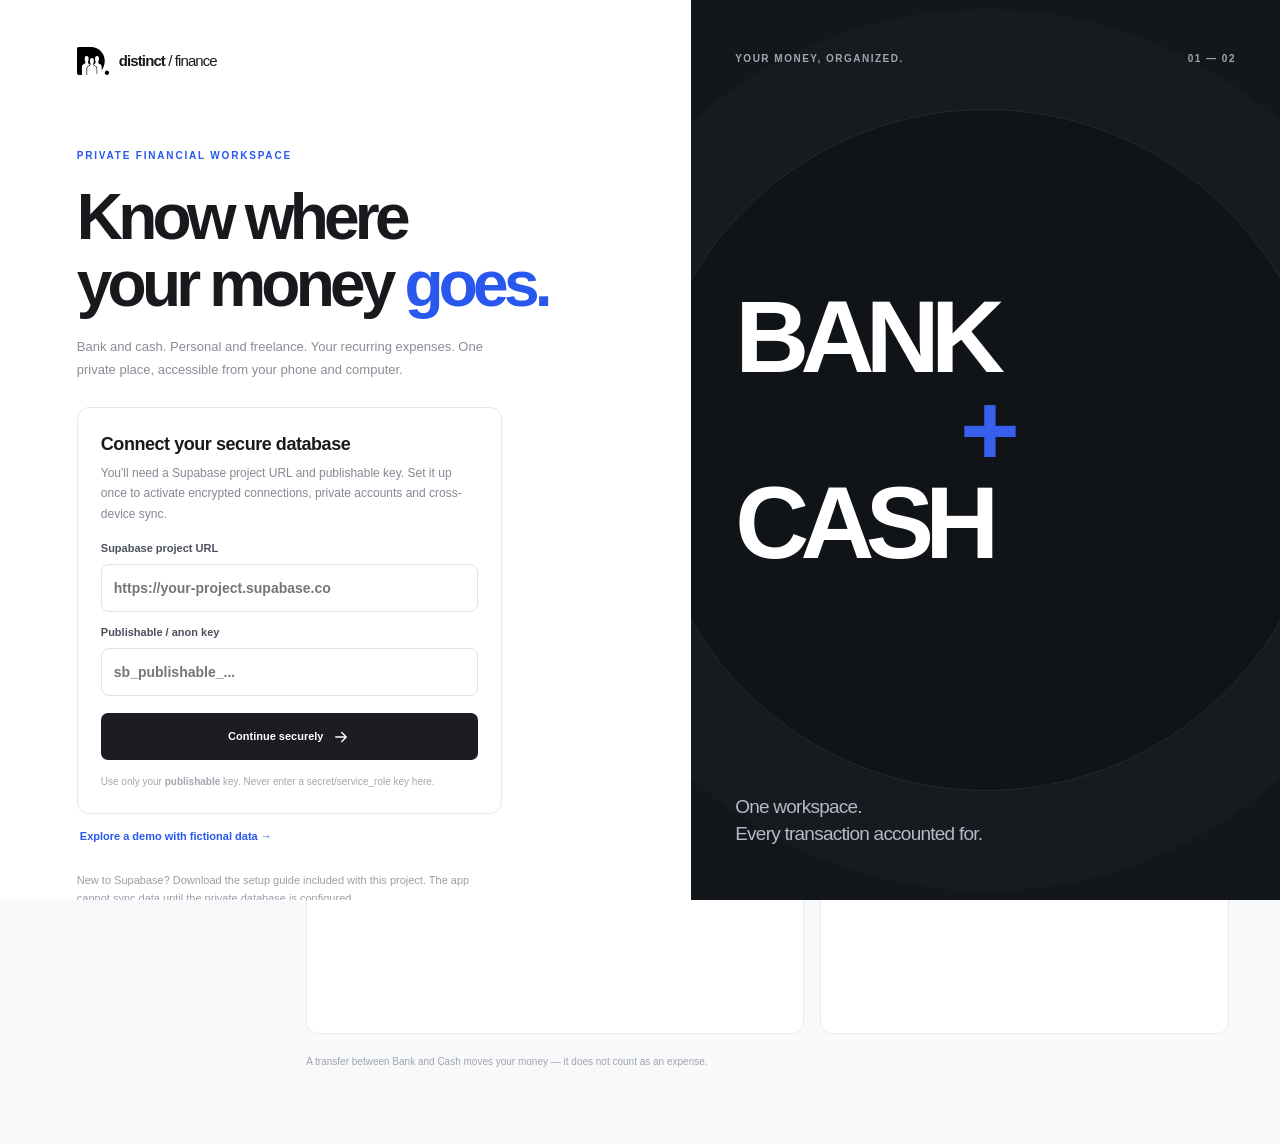
<file: finance/index.html>
<!DOCTYPE html>
<html lang="en">
<head>
  <meta charset="utf-8">
  <meta name="viewport" content="width=device-width,initial-scale=1,viewport-fit=cover">
  <meta name="theme-color" content="#12141A">
  <meta name="apple-mobile-web-app-capable" content="yes">
  <meta name="apple-mobile-web-app-status-bar-style" content="default">
  <meta name="apple-mobile-web-app-title" content="Distinct Finance">
  <meta name="description" content="A private financial workspace for Distinct Archives — Bank, Cash, freelance and fixed charges.">
  <meta http-equiv="Content-Security-Policy" content="default-src 'self'; script-src 'self'; style-src 'self'; img-src 'self' data:; connect-src 'self' https://*.supabase.co; font-src 'self'; object-src 'none'; base-uri 'none'; form-action 'self'; frame-ancestors 'none'">
  <link rel="manifest" href="./manifest.webmanifest">
  <link rel="icon" href="./icon.svg" type="image/svg+xml">
  <link rel="apple-touch-icon" href="./icon.svg">
  <link rel="stylesheet" href="./style.css">
  <title>Distinct / Finance</title>
</head>
<body>
  <div id="app" class="app-shell">
    <aside class="sidebar" id="sidebar">
      <div class="brand"><img class="brand-mark" src="./distinct-logo.svg" alt="Distinct Archives"><div><div class="brand-line">DISTINCT<span class="brand-light"> / FINANCE</span></div><small>PRIVATE WORKSPACE</small></div></div>
      <div class="workspace"><div class="workspace-glyph">D<span>.</span></div><div><strong>Distinct Archives</strong><small>Personal & freelance</small></div><span class="workspace-chevron">⌄</span></div>
      <div class="nav-group-label">WORKSPACE</div>
      <nav id="desktopNav" class="main-nav" aria-label="Primary navigation">
        <button type="button" data-tab="overview" class="nav-item is-active"><span class="i" data-icon="grid"></span> Overview</button>
        <button type="button" data-tab="transactions" class="nav-item"><span class="i" data-icon="arrows"></span> Transactions</button>
        <button type="button" data-tab="recurring" class="nav-item"><span class="i" data-icon="repeat"></span> Fixed charges</button>
        <button type="button" data-tab="settings" class="nav-item"><span class="i" data-icon="settings"></span> Settings</button>
      </nav>
      <div class="sidebar-bottom"><div class="secure-note"><span class="i" data-icon="shield"></span><div><strong>Private by design</strong><small>Protected account & cloud database</small></div></div><button type="button" id="sidebarSignOut" class="sidebar-signout">Sign out <span class="i" data-icon="logout"></span></button></div>
    </aside>
    <div class="main-area">
      <header class="topbar"><div class="topbar-left"><div class="mobile-brand"><img src="./distinct-logo.svg" alt="Distinct" class="mobile-logo"><strong>distinct<span>/finance</span></strong></div><div class="crumb desktop-only">WORKSPACE <span>/</span> <strong id="crumbTitle">Overview</strong></div></div><div class="topbar-right"><span class="live-pill" id="modePill">SETUP REQUIRED</span><button type="button" class="icon-button" id="privacyToggle" title="Hide amounts" aria-label="Hide amounts"><span class="i" data-icon="eye"></span></button><button type="button" class="avatar-button" id="accountButton" title="Account settings">D</button></div></header>
      <main class="content" id="mainContent">
        <section id="overviewView" class="view">
          <div class="page-head"><div><div class="eyebrow"><span class="blue-dot"></span> YOUR FINANCIAL WORKSPACE</div><h1>Money, in its place<span class="blue-period">.</span></h1><p>One clear view of your bank, cash, and the costs of running your studio.</p></div><div class="head-actions"><button type="button" class="btn btn-light" data-action="transfer"><span class="i" data-icon="arrows"></span> Transfer</button><button type="button" class="btn btn-dark" data-action="add-expense"><span class="i" data-icon="plus"></span> New transaction</button></div></div>
          <div class="section-line"><div class="section-label">YOUR MONEY</div><div class="period-switch"><button id="prevMonth" type="button" aria-label="Previous month">‹</button><span id="monthLabel">October 2026</span><button id="nextMonth" type="button" aria-label="Next month">›</button></div></div>
          <div class="account-grid"><article class="balance-card card-bank"><div class="card-head"><span class="balance-icon"><span class="i" data-icon="bank"></span></span><span class="balance-tag">01 / ACCOUNT</span></div><div class="balance-copy">Bank account</div><div class="balance-value amount-text" id="bankBalance">0.000 <span>TND</span></div><div class="balance-card-foot"><span>Income received & bank payments</span><span class="i" data-icon="arrow-up-right"></span></div></article><article class="balance-card card-cash"><div class="card-head"><span class="balance-icon"><span class="i" data-icon="wallet"></span></span><span class="balance-tag">02 / ON HAND</span></div><div class="balance-copy">Cash on hand</div><div class="balance-value amount-text" id="cashBalance">0.000 <span>TND</span></div><div class="balance-card-foot"><span>Every dinar, accounted for</span><span class="i" data-icon="arrow-up-right"></span></div></article></div>
          <div class="summary-grid"><article class="summary-item"><div class="summary-label"><span class="summary-dot green"></span> INCOME THIS MONTH</div><div class="summary-amount amount-text" id="monthIncome">0.000 <small>TND</small></div><div class="summary-detail">Bank + cash receipts</div></article><article class="summary-item"><div class="summary-label"><span class="summary-dot coral"></span> SPENDING THIS MONTH</div><div class="summary-amount amount-text" id="monthSpending">0.000 <small>TND</small></div><div class="summary-detail">Personal & business costs</div></article><article class="summary-item"><div class="summary-label"><span class="summary-dot blue"></span> MONTHLY CASH FLOW</div><div class="summary-amount amount-text" id="monthNet">0.000 <small>TND</small></div><div class="summary-detail">Income minus expenses</div></article></div>
          <div class="lower-grid"><section class="panel recent-panel"><div class="panel-top"><div><div class="micro-label">ACTIVITY</div><h2>Recent transactions</h2></div><button type="button" class="text-action" data-tab="transactions">View all <span class="i" data-icon="arrow-right"></span></button></div><div id="recentList" class="activity-list"></div></section><section class="panel charges-panel"><div class="panel-top"><div><div class="micro-label">LOOKING AHEAD</div><h2>Fixed charges</h2></div><button type="button" class="text-action" data-tab="recurring">Manage <span class="i" data-icon="arrow-right"></span></button></div><div class="charges-overview"><span>EXPECTED THIS MONTH</span><strong class="amount-text" id="monthlyRecurring">0.000 <small>TND</small></strong></div><div id="upcomingList" class="charges-list"></div></section></div>
          <div class="foot-note">A transfer between Bank and Cash moves your money — it does not count as an expense.</div>
        </section>
        <section id="transactionsView" class="view" hidden><div class="page-head"><div><div class="eyebrow"><span class="blue-dot"></span> YOUR HISTORY</div><h1>Transactions<span class="blue-period">.</span></h1><p>Everything received, spent, and moved between your wallets.</p></div><div class="head-actions"><button type="button" class="btn btn-light" id="exportCsv">Export CSV <span class="i" data-icon="download"></span></button><button type="button" class="btn btn-dark" data-action="add-expense"><span class="i" data-icon="plus"></span> Add transaction</button></div></div><div class="filter-line"><div class="pill-row" id="transactionFilters"><button data-filter="all" class="filter-pill active">All</button><button data-filter="expense" class="filter-pill">Expenses</button><button data-filter="income" class="filter-pill">Income</button><button data-filter="transfer" class="filter-pill">Transfers</button></div><div class="search-wrap"><span class="i" data-icon="search"></span><input id="transactionSearch" type="search" autocomplete="off" placeholder="Search transactions"></div></div><div class="panel transaction-panel"><div id="fullTransactionList" class="activity-list"></div></div></section>
        <section id="recurringView" class="view" hidden><div class="page-head"><div><div class="eyebrow"><span class="blue-dot"></span> STAY IN CONTROL</div><h1>Fixed charges<span class="blue-period">.</span></h1><p>Rent, software, internet, and every bill that keeps coming back.</p></div><div class="head-actions"><button type="button" class="btn btn-dark" data-action="add-recurring"><span class="i" data-icon="plus"></span> Add recurring charge</button></div></div><div class="recurring-stats"><div><span>EXPECTED THIS MONTH</span><strong class="amount-text" id="recurringExpected">0.000 TND</strong></div><div><span>RECORDED AS PAID</span><strong id="recurringPaid">0 / 0</strong></div><div><span>UPCOMING / UNPAID</span><strong id="recurringUnpaid">0</strong></div></div><div class="panel recurring-panel"><div id="recurringList" class="recurring-list"></div></div><p class="foot-note">Recurring charges are reminders, not automatic deductions. Your balance changes only when you record the payment.</p></section>
        <section id="settingsView" class="view" hidden><div class="page-head"><div><div class="eyebrow"><span class="blue-dot"></span> PERSONALIZE YOUR SPACE</div><h1>Settings<span class="blue-period">.</span></h1><p>Manage starting balances, your data, and account security.</p></div></div><div class="settings-grid"><section class="panel settings-panel"><div class="micro-label">MONEY LOCATIONS</div><h2>Opening balances</h2><p>Set what you already had in Bank and Cash before your first recorded transaction. These values should only be adjusted when correcting the starting point.</p><form id="balancesForm"><label class="field">Bank starting balance (TND)<input type="number" id="openingBank" min="0" step="0.001" inputmode="decimal" required></label><label class="field">Cash starting balance (TND)<input type="number" id="openingCash" min="0" step="0.001" inputmode="decimal" required></label><button type="submit" class="btn btn-dark">Save balances</button></form></section><section class="panel settings-panel"><div class="micro-label">YOUR ACCOUNT</div><h2>Privacy & data</h2><p id="accountEmail">No account connected.</p><div class="settings-actions"><button class="btn btn-light" type="button" id="exportAll">Export data backup</button><button class="btn btn-light" type="button" id="toggleHidden">Hide / show balances</button><button class="btn btn-light" type="button" id="settingsSignOut">Sign out</button></div><div class="privacy-notice"><span class="i" data-icon="shield"></span><div>Your financial data is protected by authentication and database access rules, not by hiding the public website URL. Cloud data requires an internet connection.</div></div></section></div></section>
      </main>
    </div>
    <nav class="mobile-nav" aria-label="Mobile navigation"><button class="mobile-nav-link active" data-tab="overview"><span class="i" data-icon="grid"></span><small>Overview</small></button><button class="mobile-nav-link" data-tab="transactions"><span class="i" data-icon="arrows"></span><small>Activity</small></button><button type="button" class="mobile-add" data-action="add-expense" aria-label="Add transaction"><span class="i" data-icon="plus"></span></button><button class="mobile-nav-link" data-tab="recurring"><span class="i" data-icon="repeat"></span><small>Charges</small></button><button class="mobile-nav-link" data-tab="settings"><span class="i" data-icon="settings"></span><small>Settings</small></button></nav>
  </div>
  <div id="gate" class="gate"><div class="gate-inner"><div class="gate-head"><img src="./distinct-logo.svg" alt="Distinct Archives" class="gate-logo"><span class="gate-brand">distinct <em>/ finance</em></span></div><div class="gate-kicker">PRIVATE FINANCIAL WORKSPACE</div><h1>Know where<br>your money <i>goes.</i></h1><p class="gate-description">Bank and cash. Personal and freelance. Your recurring expenses. One private place, accessible from your phone and computer.</p><div id="setupStage"><div class="gate-card"><h2>Connect your secure database</h2><p>You'll need a Supabase project URL and publishable key. Set it up once to activate encrypted connections, private accounts and cross-device sync.</p><form id="configForm"><label class="field">Supabase project URL<input id="projectUrl" type="url" autocomplete="url" placeholder="https://your-project.supabase.co" required></label><label class="field">Publishable / anon key<input id="projectKey" type="text" autocomplete="off" placeholder="sb_publishable_..." required></label><button class="btn btn-dark wide" type="submit">Continue securely <span class="i" data-icon="arrow-right"></span></button><p class="small-warning">Use only your <strong>publishable</strong> key. Never enter a secret/service_role key here.</p></form></div><button type="button" id="demoButton" class="link-button">Explore a demo with fictional data →</button><p class="setup-help">New to Supabase? Download the setup guide included with this project. The app cannot sync data until the private database is configured.</p></div><div id="authStage" hidden><div class="gate-card"><div class="auth-switch"><button class="active" type="button" data-auth-tab="login">Sign in</button><button type="button" data-auth-tab="signup">Create account</button></div><p>Sign in to access your private finances from any device.</p><form id="authForm"><label class="field">Email<input type="email" id="authEmail" autocomplete="email" required></label><label class="field">Password<input type="password" id="authPassword" autocomplete="current-password" minlength="10" required></label><button type="submit" class="btn btn-dark wide" id="authSubmit">Sign in <span class="i" data-icon="arrow-right"></span></button></form><button type="button" id="changeConnection" class="link-button">Change database connection</button></div><button type="button" id="authDemo" class="link-button">Explore demo instead →</button></div><div id="gateMessage" role="status" aria-live="polite"></div><div class="gate-footer"><span>© DISTINCT ARCHIVES</span><span>BUILT FOR CLARITY & CONTROL</span></div></div><div class="gate-art"><div class="gate-art-top"><span>YOUR MONEY, ORGANIZED.</span><span>01 — 02</span></div><div class="gate-art-center"><span>BANK</span><span class="gate-art-plus">+</span><span>CASH</span></div><div class="gate-art-bottom">One workspace.<br>Every transaction accounted for.</div></div></div>
  <div class="modal-backdrop" id="modalBackdrop" hidden><div class="modal" role="dialog" aria-modal="true" aria-labelledby="modalTitle"><div class="modal-top"><div><div class="micro-label" id="modalKicker">NEW ENTRY</div><h2 id="modalTitle">Transaction</h2></div><button type="button" class="icon-button close-modal" id="closeModal" aria-label="Close dialog">×</button></div><div id="modalContent"></div></div></div>
  <div id="toast" class="toast" role="status" aria-live="polite"></div>
  <script src="./app.js" defer></script>
</body>
</html>
</file>
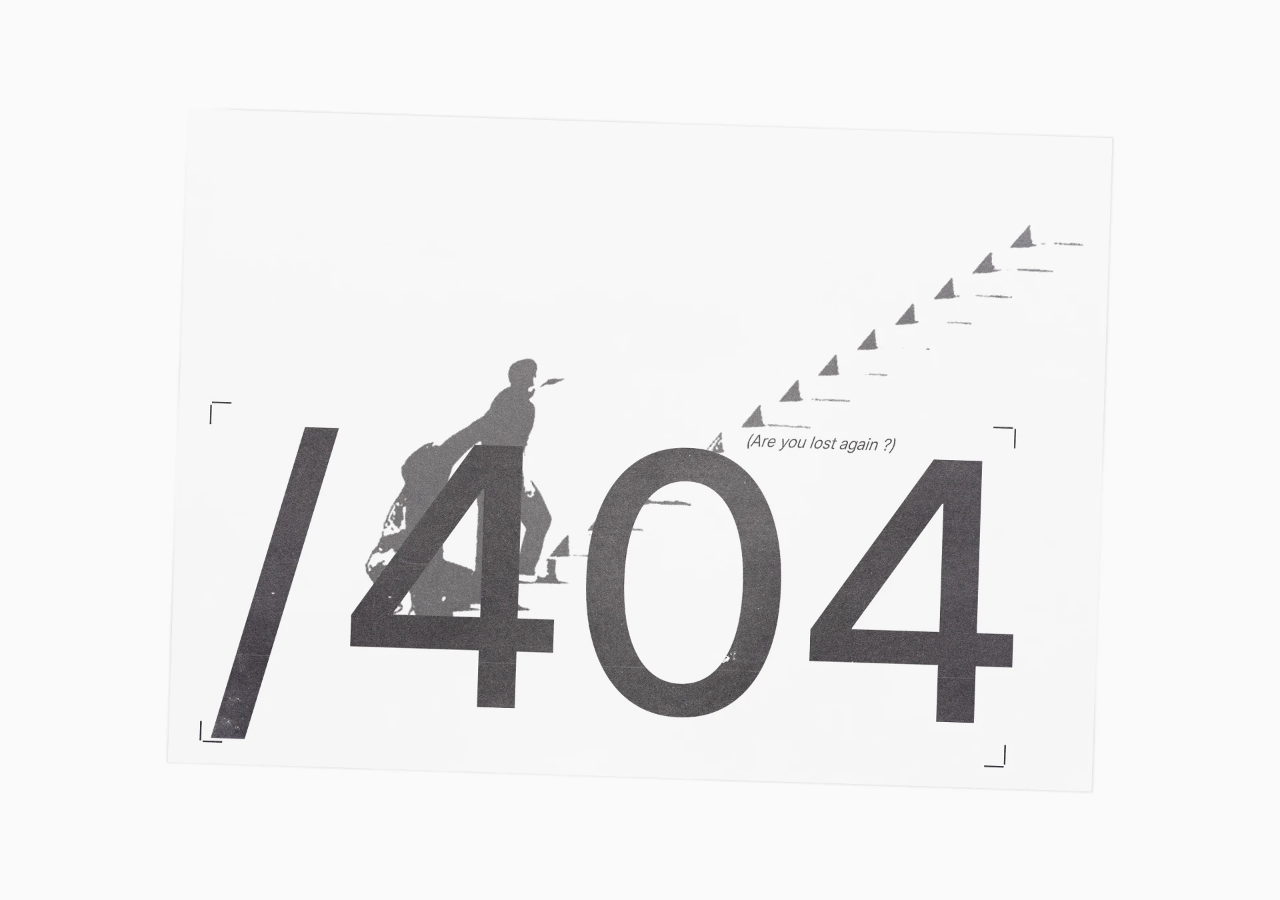
<file: holding-page/index.html>
<!doctype html>
<html lang="en">
<head>
  <meta charset="utf-8">
  <meta name="viewport" content="width=device-width, initial-scale=1, viewport-fit=cover">
  <meta name="theme-color" content="#fafafa">
  <meta name="description" content="Distinct Archives — independent creative design studio.">
  <meta property="og:type" content="website">
  <meta property="og:title" content="Distinct Archives">
  <meta property="og:description" content="Distinct Archives — independent creative design studio.">
  
  <meta name="robots" content="noindex, nofollow">
  <title>Distinct Archives</title>
  <style>
    :root { color-scheme: light; }
    *, *::before, *::after { box-sizing: border-box; }
    html, body { width: 100%; min-height: 100%; margin: 0; }
    body { background: #fafafa; }
    main { min-height: 100vh; min-height: 100dvh; display: flex; align-items: center; justify-content: center; overflow: hidden; }
    .artwork { display: block; width: 100%; height: 100vh; height: 100dvh; object-fit: contain; object-position: center; }
    @media (prefers-reduced-motion: no-preference) { .artwork { animation: arrival 650ms ease-out both; } }
    @keyframes arrival { from { opacity: 0 } to { opacity: 1 } }
  </style>
</head>
<body>
  <main aria-label="Distinct Archives holding page">
    <img class="artwork" src="[data-uri]" width="1920" height="1080" alt="Distinct Archives — graphic artwork with the large text /404, a figure carrying a bag, and the words ‘Are you lost again?’" fetchpriority="high">
  </main>
</body>
</html>
</file>
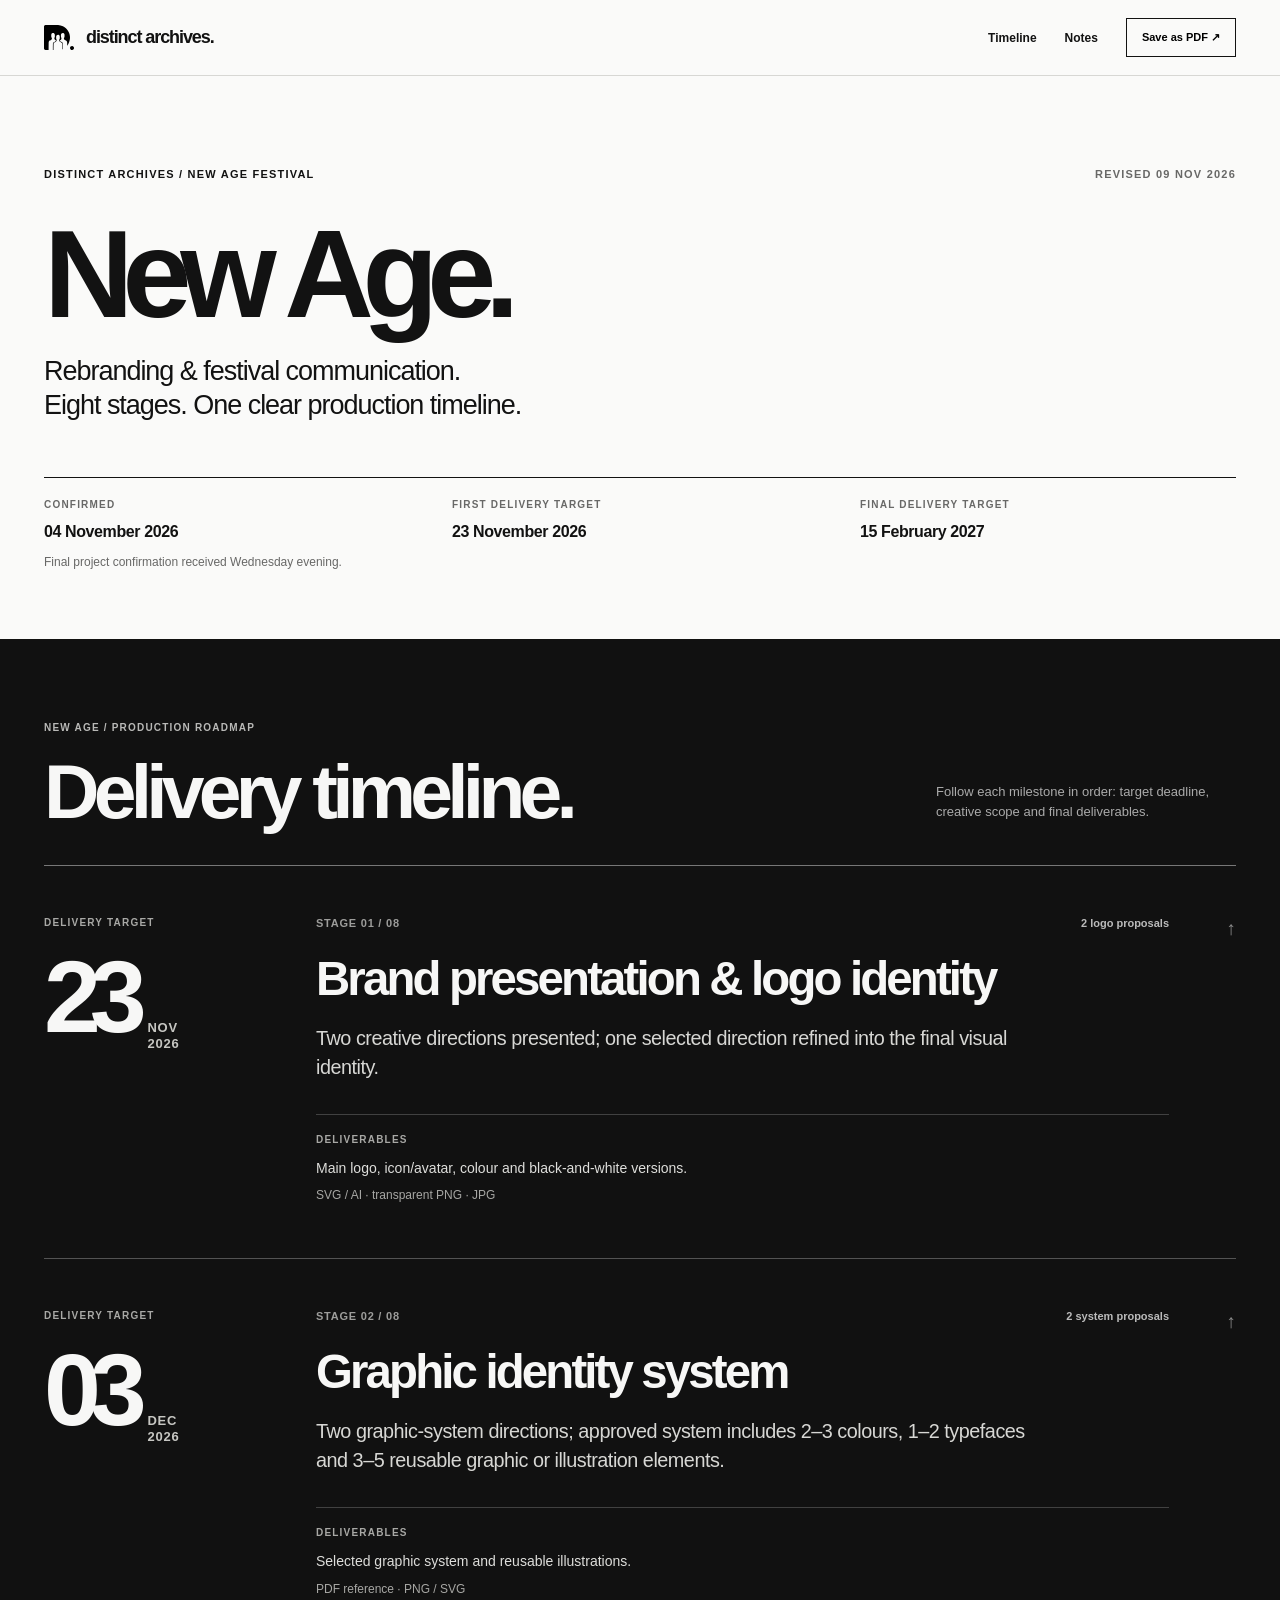
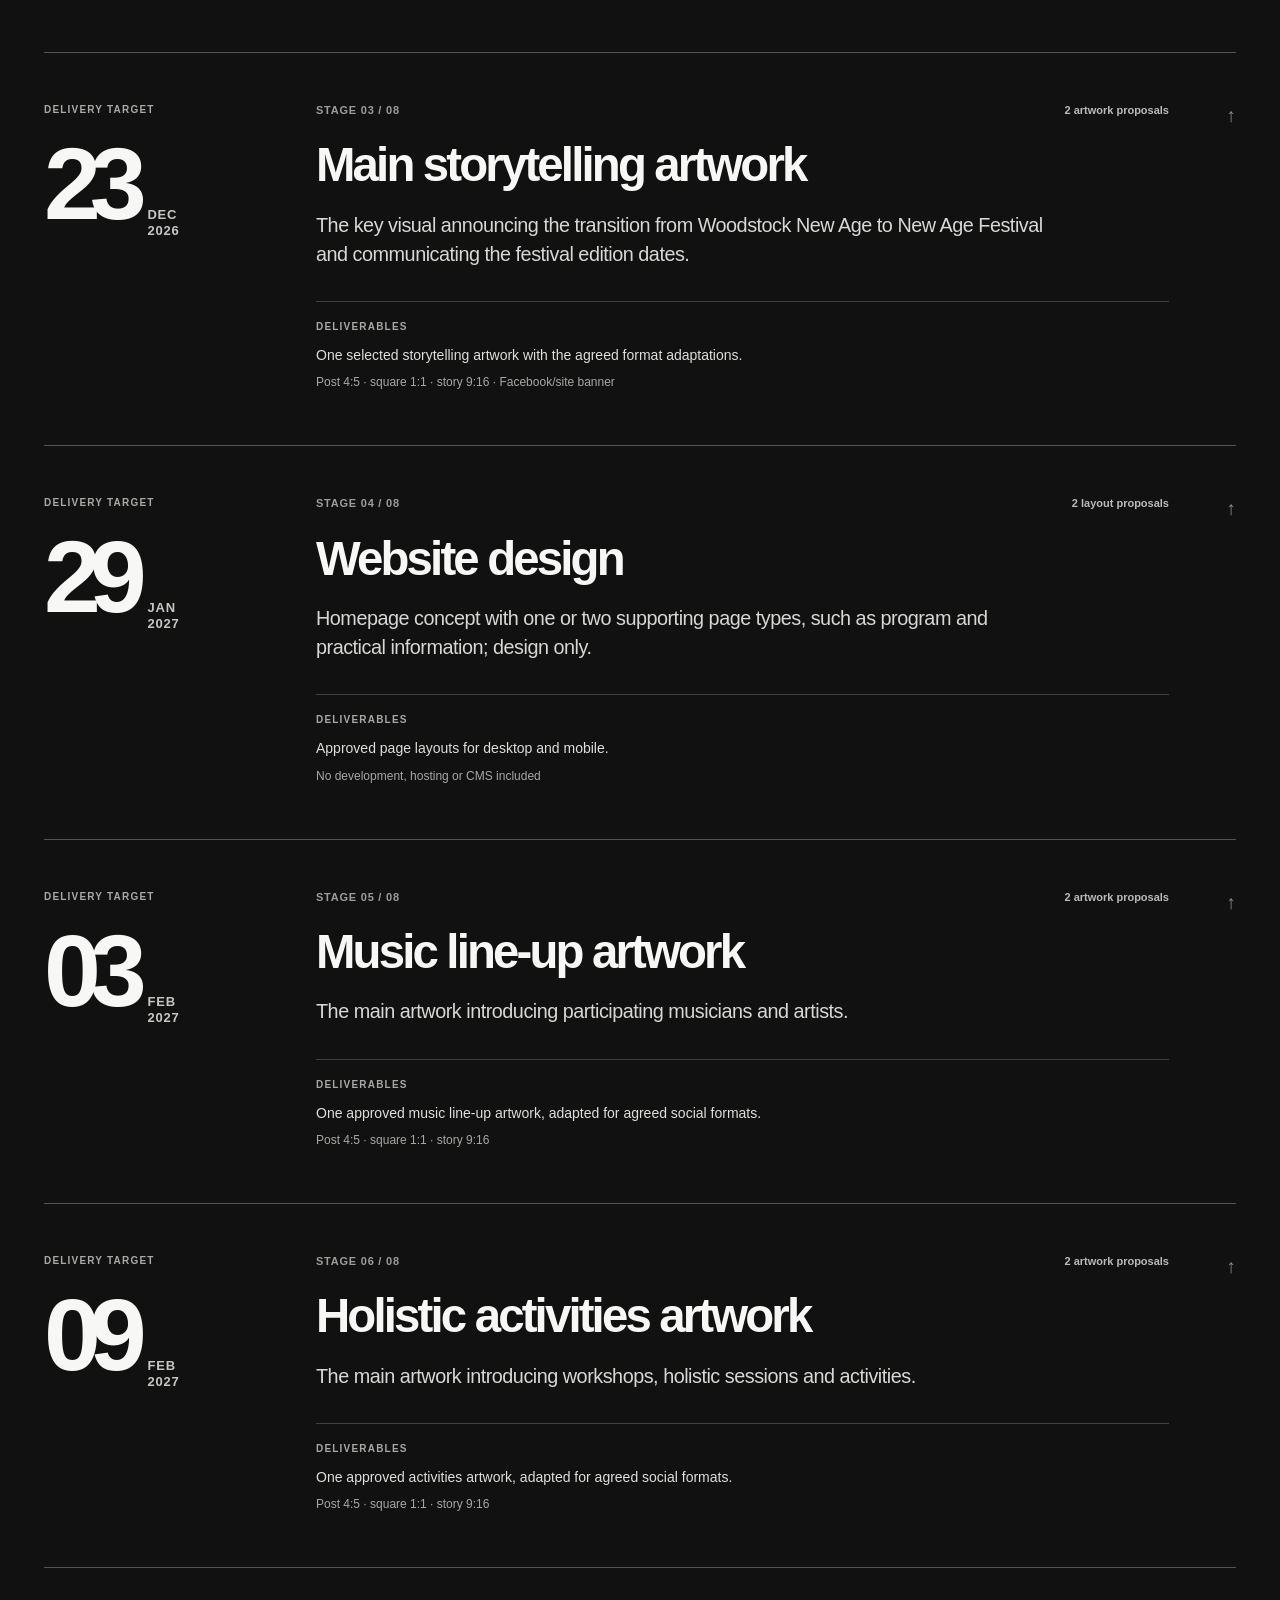
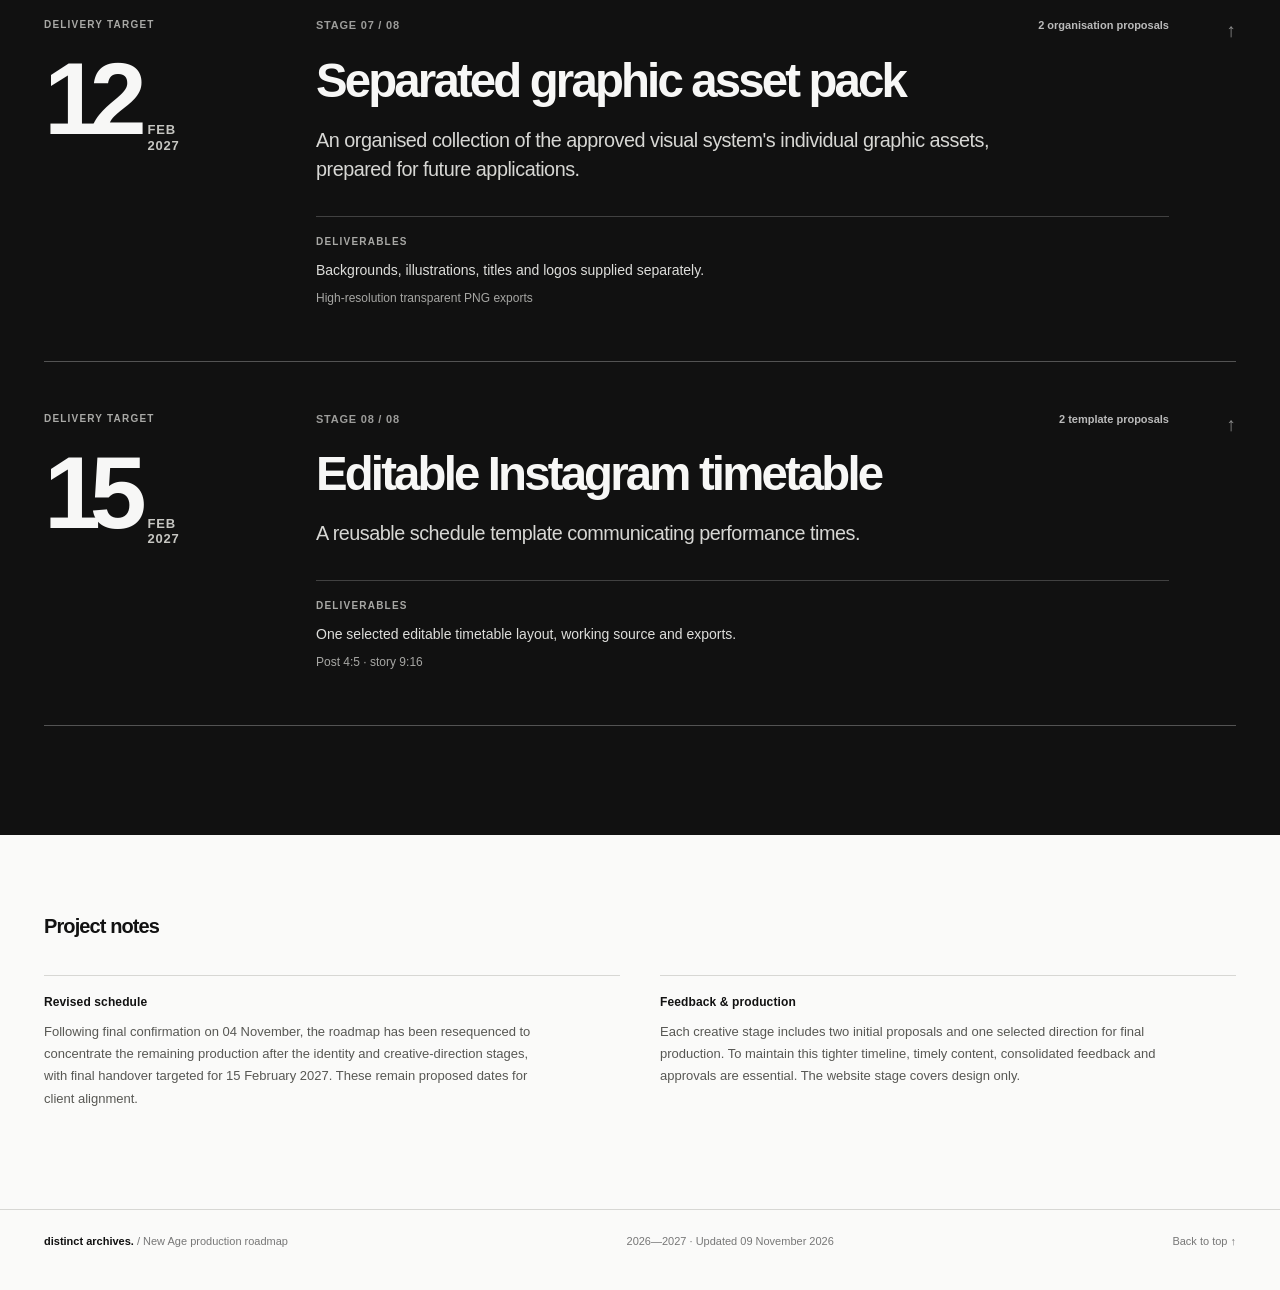
<file: new-age/index.html>
<!doctype html>
<html lang="en">
<head>
<meta charset="utf-8">
<meta name="viewport" content="width=device-width,initial-scale=1,viewport-fit=cover">
<meta name="theme-color" content="#fafaf9">
<meta name="robots" content="noindex,nofollow">
<meta name="description" content="New Age Festival rebranding — production timeline, deadlines, and project deliverables. Updated 09 November 2026.">
<title>New Age — Production Timeline | Distinct Archives</title>
<style>
:root{--paper:#fafaf9;--ink:#121212;--muted:#686867;--line:#d7d7d4;--dark:#111;--light:#f7f7f6;--darkline:#535353;--secondary:#c0c0bc;--blue:#2457e7}
*{box-sizing:border-box}
html{scroll-behavior:smooth;scroll-padding-top:90px}
body{margin:0;background:var(--paper);color:var(--ink);font:14px/1.5 -apple-system,BlinkMacSystemFont,"Segoe UI",Arial,sans-serif;-webkit-font-smoothing:antialiased}
a{color:inherit;text-decoration:none}button{font:inherit;cursor:pointer}img{max-width:100%;display:block}
:focus-visible{outline:2px solid var(--blue);outline-offset:4px}
.wrap{width:min(calc(100% - 88px),1220px);margin-inline:auto}
header{background:rgba(250,250,249,.97);position:sticky;top:0;z-index:10;border-bottom:1px solid var(--line)}
.header-inner{min-height:75px;display:flex;justify-content:space-between;align-items:center;gap:16px}
.brand{display:flex;align-items:center;gap:12px;font-weight:780;font-size:18px;letter-spacing:-.06em}
.brand img{width:30px;height:30px;object-fit:contain}
.nav{display:flex;gap:28px;align-items:center;font-size:12px;font-weight:650}
.nav a:hover{opacity:.6}
.print{border:1px solid var(--ink);padding:10px 15px;font-size:11px;background:transparent;font-weight:700}
.print:hover{background:#111;color:white}
.intro{padding-top:clamp(55px,7vw,98px);padding-bottom:67px}
.overline{display:flex;justify-content:space-between;gap:20px;font-size:11px;font-weight:700;letter-spacing:.11em;text-transform:uppercase}
.overline span:last-child{color:var(--muted)}
.intro h1{font-size:clamp(70px,10vw,124px);line-height:.92;letter-spacing:-.09em;font-weight:780;margin:35px 0 24px}
.subtitle{max-width:720px;font-size:clamp(19px,2.5vw,27px);line-height:1.24;letter-spacing:-.038em;margin:0 0 55px}
.project-baseline{display:grid;grid-template-columns:repeat(3,minmax(0,1fr));gap:32px;padding-top:19px;border-top:1px solid var(--ink)}
.project-baseline > div{min-width:0}
.label,.tiny-label{font-size:10px;letter-spacing:.12em;text-transform:uppercase;font-weight:750}
.label{color:var(--muted);display:block;margin-bottom:8px}
.value{font-size:16px;letter-spacing:-.025em;font-weight:670}
.explanation{font-size:12px;max-width:310px;line-height:1.6;color:var(--muted);margin:9px 0 0}
.timeline{background:var(--dark);color:var(--light);padding:77px 0 109px}
.timeline-title{display:flex;align-items:end;justify-content:space-between;gap:30px;padding-bottom:35px}
.timeline-title .tiny-label{color:#b9b9b7}
.timeline-title h2{font-size:clamp(49px,6vw,80px);letter-spacing:-.075em;line-height:1;weight:750;font-weight:750;margin:16px 0 0}
.timeline-title p{max-width:300px;color:#aaa;font-size:13px;line-height:1.6;margin:0 0 7px}
.milestones{border-top:1px solid #777}
.milestone{display:grid;grid-template-columns:235px minmax(0,1fr) 30px;gap:37px;padding:49px 0 54px;border-bottom:1px solid var(--darkline);scroll-margin-top:95px}
.milestone:target{background:#1c1c1c}
.deadline .tiny-label{color:#a9a9a6}
.deadline time{display:flex;align-items:baseline;gap:12px;margin-top:23px;white-space:nowrap}
.date-day{font-size:clamp(75px,8vw,115px);font-weight:710;letter-spacing:-.11em;line-height:.86}
.date-month{font-size:13px;line-height:1.22;color:#c6c6c2;font-weight:650;letter-spacing:.065em}
.milestone-above{display:flex;justify-content:space-between;align-items:baseline;gap:20px;color:#9d9d9b;font-weight:750;letter-spacing:.07em;font-size:11px;text-transform:uppercase}
.stage-type{color:#bbb;font-weight:550;letter-spacing:0;text-transform:none}
.milestone-body h3{font-size:clamp(31px,3.7vw,49px);font-weight:690;letter-spacing:-.06em;line-height:1.06;max-width:840px;margin:22px 0 20px}
.stage-description{font-size:clamp(16px,1.55vw,20px);letter-spacing:-.025em;line-height:1.47;color:#d7d7d4;max-width:730px;margin:0}
.stage-deliverable{border-top:1px solid #414141;margin-top:32px;padding-top:17px}
.stage-deliverable .tiny-label{color:#a8a8a5}
.stage-deliverable p{font-size:14px;max-width:780px;color:#dededb;margin:10px 0 7px;line-height:1.6}
.formats{font-size:12px;color:#a7a7a4;line-height:1.5}
.stage-arrow{align-self:start;justify-self:end;font-size:19px;color:#8b8b8b}
.stage-arrow:hover{color:white}
.notes{padding:76px 0 99px}
.notes h2{font-size:20px;letter-spacing:-.045em;font-weight:650;margin:0 0 34px}
.notes-grid{display:grid;grid-template-columns:1fr 1fr;gap:40px}
.notes article{padding-top:17px;border-top:1px solid var(--line)}
.notes h3{font-size:12px;letter-spacing:.01em;margin:0 0 10px;font-weight:700}
.notes p{font-size:13px;line-height:1.72;color:#585854;max-width:500px;margin:0}
.footer{border-top:1px solid var(--line);padding:23px 0 40px;color:#777;font-size:11px}
.footer-inner{display:flex;justify-content:space-between;gap:22px;flex-wrap:wrap}
.footer strong{color:#111}
@media(max-width:900px){.milestone{grid-template-columns:185px minmax(0,1fr) 20px;gap:20px;padding:45px 0}.date-day{font-size:83px}.milestone-body h3{font-size:clamp(30px,4vw,44px)}}
@media(max-width:680px){.wrap{width:calc(100% - 42px)}.header-inner{min-height:66px}.brand{font-size:16px}.brand img{width:25px;height:25px}.nav a{display:none}.intro{padding:59px 0}.overline{font-size:9px}.intro h1{font-size:clamp(64px,15vw,104px)}.subtitle{font-size:20px;margin-bottom:41px}.project-baseline{grid-template-columns:1fr 1fr;gap:20px}.project-baseline>div:last-child{grid-column:1/-1}.value{font-size:14px}.timeline{padding:60px 0 75px}.timeline-title{display:block}.timeline-title h2{font-size:55px}.timeline-title p{margin-top:20px}.milestone{grid-template-columns:1fr 20px;gap:0 12px;padding:36px 0}.deadline{grid-column:1;grid-row:1;margin-bottom:30px}.deadline time{margin-top:13px}.date-day{font-size:74px}.date-month{font-size:11px}.milestone-body{grid-column:1/-1;grid-row:2}.stage-arrow{grid-column:2;grid-row:1;font-size:16px}.milestone-body h3{font-size:34px;margin:19px 0}.stage-description{font-size:16px}.stage-deliverable{margin-top:25px}.notes{padding:60px 0}.notes-grid{grid-template-columns:1fr;gap:30px}}
@media(prefers-reduced-motion:reduce){html{scroll-behavior:auto}}
@media print{@page{size:A4;margin:11mm}header,.print,.stage-arrow{display:none!important}.wrap{width:100%}.intro{padding:0 0 18px}.intro h1{font-size:65px;margin:13px 0}.subtitle{font-size:18px;margin-bottom:22px}.project-baseline{gap:12px}.timeline{padding:20px 0;background:#111!important;-webkit-print-color-adjust:exact;print-color-adjust:exact}.timeline-title h2{font-size:43px}.timeline-title{padding-bottom:16px}.milestone{break-inside:avoid;grid-template-columns:110px 1fr;gap:20px;padding:15px 0}.date-day{font-size:51px}.date-month{font-size:9px}.deadline time{gap:5px;margin-top:12px}.milestone-body h3{font-size:27px;margin:8px 0}.stage-description{font-size:13px}.stage-deliverable{margin-top:12px;padding-top:8px}.stage-deliverable p{font-size:11px;margin:6px 0}.formats{font-size:10px}.notes{padding:25px 0}.notes-grid{gap:18px}.notes p{font-size:11px}}
</style>
</head>
<body id="top">
<header><div class="wrap header-inner"><a class="brand" href="#top"><img src="../finance/distinct-logo.svg" alt="Distinct Archives logo"><span>distinct archives.</span></a><nav class="nav" aria-label="Page navigation"><a href="#timeline">Timeline</a><a href="#notes">Notes</a><button type="button" class="print" onclick="window.print()">Save as PDF ↗</button></nav></div></header>
<main>
<section class="intro wrap">
<div class="overline"><span>Distinct Archives / New Age Festival</span><span>Revised 09 Nov 2026</span></div>
<h1>New Age.</h1>
<p class="subtitle">Rebranding & festival communication.<br>Eight stages. One clear production timeline.</p>
<div class="project-baseline">
 <div><span class="label">Confirmed</span><strong class="value">04 November 2026</strong><p class="explanation">Final project confirmation received Wednesday evening.</p></div>
 <div><span class="label">First delivery target</span><strong class="value">23 November 2026</strong></div>
 <div><span class="label">Final delivery target</span><strong class="value">15 February 2027</strong></div>
</div>
</section>
<section class="timeline" id="timeline" aria-labelledby="timeline-heading">
<div class="wrap"><div class="timeline-title"><div><span class="tiny-label">New Age / Production roadmap</span><h2 id="timeline-heading">Delivery timeline.</h2></div><p>Follow each milestone in order: target deadline, creative scope and final deliverables.</p></div>
<div class="milestones"><article class="milestone" id="milestone-1" aria-labelledby="title-1">
  <div class="deadline"><div class="tiny-label">DELIVERY TARGET</div><time datetime="2026-11-23" aria-label="23 November 2026"><span class="date-day">23</span><span class="date-month">NOV<br>2026</span></time></div>
  <div class="milestone-body"><div class="milestone-above"><span class="step-count">STAGE 01 / 08</span><span class="stage-type">2 logo proposals</span></div>
    <h3 id="title-1">Brand presentation &amp; logo identity</h3><p class="stage-description">Two creative directions presented; one selected direction refined into the final visual identity.</p>
    <div class="stage-deliverable"><div class="tiny-label">DELIVERABLES</div><p>Main logo, icon/avatar, colour and black-and-white versions.</p><div class="formats">SVG / AI · transparent PNG · JPG</div></div>
  </div>
  <a href="#top" class="stage-arrow" aria-label="Back to top">↑</a>
</article>
<article class="milestone" id="milestone-2" aria-labelledby="title-2">
  <div class="deadline"><div class="tiny-label">DELIVERY TARGET</div><time datetime="2026-12-03" aria-label="3 December 2026"><span class="date-day">03</span><span class="date-month">DEC<br>2026</span></time></div>
  <div class="milestone-body"><div class="milestone-above"><span class="step-count">STAGE 02 / 08</span><span class="stage-type">2 system proposals</span></div>
    <h3 id="title-2">Graphic identity system</h3><p class="stage-description">Two graphic-system directions; approved system includes 2–3 colours, 1–2 typefaces and 3–5 reusable graphic or illustration elements.</p>
    <div class="stage-deliverable"><div class="tiny-label">DELIVERABLES</div><p>Selected graphic system and reusable illustrations.</p><div class="formats">PDF reference · PNG / SVG</div></div>
  </div>
  <a href="#top" class="stage-arrow" aria-label="Back to top">↑</a>
</article>
<article class="milestone" id="milestone-3" aria-labelledby="title-3">
  <div class="deadline"><div class="tiny-label">DELIVERY TARGET</div><time datetime="2026-12-23" aria-label="23 December 2026"><span class="date-day">23</span><span class="date-month">DEC<br>2026</span></time></div>
  <div class="milestone-body"><div class="milestone-above"><span class="step-count">STAGE 03 / 08</span><span class="stage-type">2 artwork proposals</span></div>
    <h3 id="title-3">Main storytelling artwork</h3><p class="stage-description">The key visual announcing the transition from Woodstock New Age to New Age Festival and communicating the festival edition dates.</p>
    <div class="stage-deliverable"><div class="tiny-label">DELIVERABLES</div><p>One selected storytelling artwork with the agreed format adaptations.</p><div class="formats">Post 4:5 · square 1:1 · story 9:16 · Facebook/site banner</div></div>
  </div>
  <a href="#top" class="stage-arrow" aria-label="Back to top">↑</a>
</article>
<article class="milestone" id="milestone-4" aria-labelledby="title-4">
  <div class="deadline"><div class="tiny-label">DELIVERY TARGET</div><time datetime="2027-01-29" aria-label="29 January 2027"><span class="date-day">29</span><span class="date-month">JAN<br>2027</span></time></div>
  <div class="milestone-body"><div class="milestone-above"><span class="step-count">STAGE 04 / 08</span><span class="stage-type">2 layout proposals</span></div>
    <h3 id="title-4">Website design</h3><p class="stage-description">Homepage concept with one or two supporting page types, such as program and practical information; design only.</p>
    <div class="stage-deliverable"><div class="tiny-label">DELIVERABLES</div><p>Approved page layouts for desktop and mobile.</p><div class="formats">No development, hosting or CMS included</div></div>
  </div>
  <a href="#top" class="stage-arrow" aria-label="Back to top">↑</a>
</article>
<article class="milestone" id="milestone-5" aria-labelledby="title-5">
  <div class="deadline"><div class="tiny-label">DELIVERY TARGET</div><time datetime="2027-02-03" aria-label="3 February 2027"><span class="date-day">03</span><span class="date-month">FEB<br>2027</span></time></div>
  <div class="milestone-body"><div class="milestone-above"><span class="step-count">STAGE 05 / 08</span><span class="stage-type">2 artwork proposals</span></div>
    <h3 id="title-5">Music line-up artwork</h3><p class="stage-description">The main artwork introducing participating musicians and artists.</p>
    <div class="stage-deliverable"><div class="tiny-label">DELIVERABLES</div><p>One approved music line-up artwork, adapted for agreed social formats.</p><div class="formats">Post 4:5 · square 1:1 · story 9:16</div></div>
  </div>
  <a href="#top" class="stage-arrow" aria-label="Back to top">↑</a>
</article>
<article class="milestone" id="milestone-6" aria-labelledby="title-6">
  <div class="deadline"><div class="tiny-label">DELIVERY TARGET</div><time datetime="2027-02-09" aria-label="9 February 2027"><span class="date-day">09</span><span class="date-month">FEB<br>2027</span></time></div>
  <div class="milestone-body"><div class="milestone-above"><span class="step-count">STAGE 06 / 08</span><span class="stage-type">2 artwork proposals</span></div>
    <h3 id="title-6">Holistic activities artwork</h3><p class="stage-description">The main artwork introducing workshops, holistic sessions and activities.</p>
    <div class="stage-deliverable"><div class="tiny-label">DELIVERABLES</div><p>One approved activities artwork, adapted for agreed social formats.</p><div class="formats">Post 4:5 · square 1:1 · story 9:16</div></div>
  </div>
  <a href="#top" class="stage-arrow" aria-label="Back to top">↑</a>
</article>
<article class="milestone" id="milestone-7" aria-labelledby="title-7">
  <div class="deadline"><div class="tiny-label">DELIVERY TARGET</div><time datetime="2027-02-12" aria-label="12 February 2027"><span class="date-day">12</span><span class="date-month">FEB<br>2027</span></time></div>
  <div class="milestone-body"><div class="milestone-above"><span class="step-count">STAGE 07 / 08</span><span class="stage-type">2 organisation proposals</span></div>
    <h3 id="title-7">Separated graphic asset pack</h3><p class="stage-description">An organised collection of the approved visual system&#39;s individual graphic assets, prepared for future applications.</p>
    <div class="stage-deliverable"><div class="tiny-label">DELIVERABLES</div><p>Backgrounds, illustrations, titles and logos supplied separately.</p><div class="formats">High-resolution transparent PNG exports</div></div>
  </div>
  <a href="#top" class="stage-arrow" aria-label="Back to top">↑</a>
</article>
<article class="milestone" id="milestone-8" aria-labelledby="title-8">
  <div class="deadline"><div class="tiny-label">DELIVERY TARGET</div><time datetime="2027-02-15" aria-label="15 February 2027"><span class="date-day">15</span><span class="date-month">FEB<br>2027</span></time></div>
  <div class="milestone-body"><div class="milestone-above"><span class="step-count">STAGE 08 / 08</span><span class="stage-type">2 template proposals</span></div>
    <h3 id="title-8">Editable Instagram timetable</h3><p class="stage-description">A reusable schedule template communicating performance times.</p>
    <div class="stage-deliverable"><div class="tiny-label">DELIVERABLES</div><p>One selected editable timetable layout, working source and exports.</p><div class="formats">Post 4:5 · story 9:16</div></div>
  </div>
  <a href="#top" class="stage-arrow" aria-label="Back to top">↑</a>
</article></div></div>
</section>
<section class="notes wrap" id="notes" aria-labelledby="notes-title">
<h2 id="notes-title">Project notes</h2>
<div class="notes-grid">
<article><h3>Revised schedule</h3><p>Following final confirmation on 04 November, the roadmap has been resequenced to concentrate the remaining production after the identity and creative-direction stages, with final handover targeted for 15 February 2027. These remain proposed dates for client alignment.</p></article>
<article><h3>Feedback & production</h3><p>Each creative stage includes two initial proposals and one selected direction for final production. To maintain this tighter timeline, timely content, consolidated feedback and approvals are essential. The website stage covers design only.</p></article>
</div>
</section>
</main>
<footer class="footer"><div class="wrap footer-inner"><span><strong>distinct archives.</strong> / New Age production roadmap</span><span>2026—2027 · Updated 09 November 2026</span><a href="#top">Back to top ↑</a></div></footer>
</body>
</html>
</file>
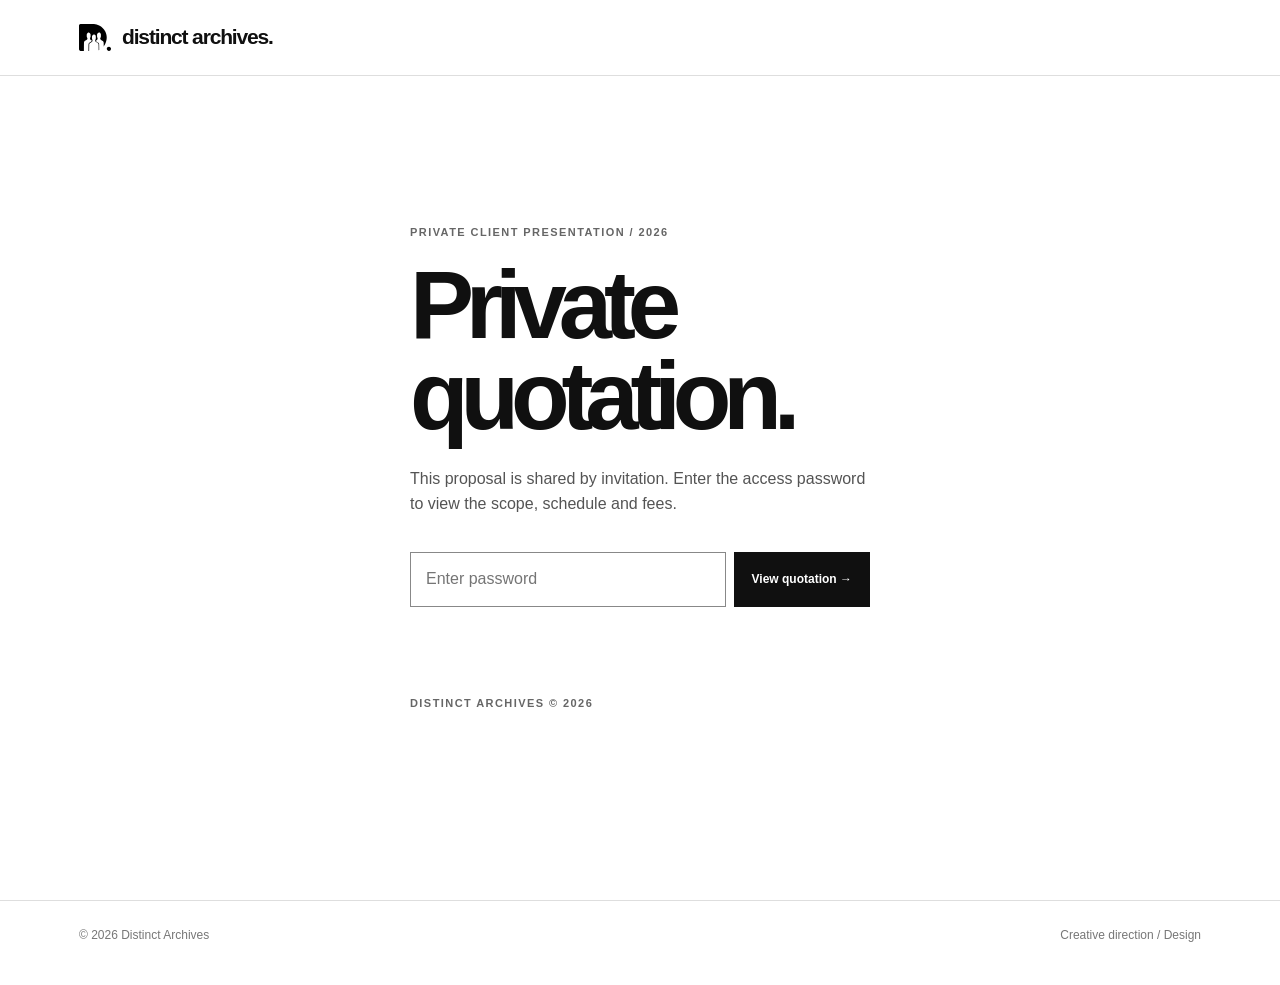
<file: ricche-le-mura/index.html>
<!doctype html>
<html lang="en"><head><meta charset="utf-8"/><meta name="viewport" content="width=device-width,initial-scale=1"/><meta name="robots" content="noindex,nofollow,noarchive"/><meta name="theme-color" content="#fafaf9"/><title>Private Quotation | Distinct Archives</title>
<style>
:root{--ink:#101010;--paper:#fff;--gray:#767676;--line:#dedede;--soft:#f6f6f5;--blue:#2457e7}*{box-sizing:border-box}html{scroll-behavior:smooth}body{margin:0;background:var(--paper);color:var(--ink);font:15px/1.55 -apple-system,BlinkMacSystemFont,"Segoe UI",Arial,sans-serif;-webkit-font-smoothing:antialiased}button,input{font:inherit}button{cursor:pointer}a{color:inherit;text-decoration:none}a:hover{opacity:.7}button:focus-visible,input:focus-visible{outline:3px solid var(--blue);outline-offset:3px}.wrap{max-width:1250px;margin:auto;padding:0 clamp(22px,5vw,68px)}.eyebrow{font-size:11px;font-weight:800;letter-spacing:.13em;text-transform:uppercase;color:#666}.muted{color:var(--gray)}.mono{font-variant-numeric:tabular-nums}.brand{display:flex;align-items:center;gap:11px;font-weight:850;letter-spacing:-.055em;font-size:21px}.brand-logo{width:32px;height:32px;object-fit:contain;display:block;flex:none}.hero-brand{display:flex;align-items:center;gap:12px}.hero-logo{width:34px;height:30px;object-fit:contain;display:block}.top{border-bottom:1px solid var(--line);background:rgba(255,255,255,.97);position:sticky;top:0;z-index:9}.nav{min-height:75px;display:flex;justify-content:space-between;align-items:center;gap:20px}.nav-actions{display:flex;align-items:center;gap:10px}.nav-link{font-size:12px;font-weight:700;margin-right:13px}.btn{background:var(--ink);color:#fff;padding:11px 17px;border:1px solid var(--ink);font-weight:700;font-size:12px}.btn:hover{background:#444}.btn-line{background:#fff;color:var(--ink)}.btn-line:hover{background:#f5f5f5}.gate{min-height:calc(100dvh - 76px);display:grid;align-items:center;padding:70px 0 110px}.gate-card{max-width:580px}.gate h1{font-size:clamp(52px,8vw,96px);letter-spacing:-.085em;line-height:.95;margin:18px 0 26px}.gate p{font-size:16px;max-width:460px;color:#545454}.password-form{display:flex;align-items:stretch;gap:8px;margin:35px 0 15px}.password-form input{min-width:0;flex:1;border:1px solid #888;padding:14px 15px;border-radius:0;font-size:16px}.error{color:#a01919;font-size:13px;min-height:20px}.gate-footer{font-size:12px;color:#777;border-top:1px solid var(--line);padding:20px 0}.hidden{display:none!important}.hero{padding:clamp(60px,9vw,125px) 0 65px}.hero h1{font-size:clamp(57px,9vw,118px);font-weight:800;letter-spacing:-.085em;line-height:.93;margin:18px 0 23px;max-width:1120px}.hero p{font-size:clamp(17px,2vw,21px);max-width:680px;line-height:1.5}.hero-meta{display:flex;justify-content:space-between;align-items:end;border-top:1px solid var(--ink);margin-top:55px;padding-top:20px;gap:35px;flex-wrap:wrap}.price{font-size:clamp(60px,9vw,109px);font-weight:800;line-height:1;letter-spacing:-.085em}.meta-right{display:grid;grid-template-columns:repeat(2,minmax(0,1fr));gap:20px 45px}.meta-right strong{display:block;font-size:14px;margin-top:6px}.section{padding:72px 0}.section-head{display:flex;align-items:end;justify-content:space-between;gap:25px;margin-bottom:26px}.section-head h2{font-size:clamp(42px,5vw,66px);line-height:1;letter-spacing:-.075em;margin:12px 0 0}.section-head p{font-size:13px;color:#666;max-width:320px;margin:0}.items{border-top:1px solid #111}.item{display:grid;grid-template-columns:54px minmax(130px,1fr) minmax(190px,1.5fr) 120px 95px;gap:22px;align-items:start;padding:27px 0;border-bottom:1px solid var(--line)}.item-no{display:inline-grid;place-items:center;border:1px solid #ccc;border-radius:50%;width:36px;height:36px;font-weight:750;font-size:11px}.item-title{font-size:21px;line-height:1.2;font-weight:760;letter-spacing:-.045em}.item-desc{font-size:13px;color:#505050;line-height:1.65}.item-form{margin-top:8px;color:#888;font-size:11px}.item-date{font-size:12px;color:#555;font-weight:700;text-align:right}.item-fee{font-size:22px;font-weight:800;text-align:right;letter-spacing:-.04em}.total-line{display:flex;justify-content:space-between;gap:15px;align-items:center;padding:22px 0;border-bottom:2px solid #111;font-weight:800}.total-line strong{font-size:35px;letter-spacing:-.06em}.dark{background:#111;color:#fff}.dark .eyebrow{color:#b1b1b1}.dark .section-head p{color:#b1b1b1}.timeline-grid{display:grid;grid-template-columns:repeat(2,minmax(0,1fr));border-top:1px solid #555}.phase{padding:21px 20px 22px 0;border-bottom:1px solid #414141}.phase:nth-child(odd){padding-right:32px}.phase .date{font-size:11px;color:#aaa;letter-spacing:.08em;text-transform:uppercase;font-weight:750}.phase h3{font-size:19px;letter-spacing:-.04em;margin:9px 0 6px}.phase p{font-size:13px;color:#c0c0c0;max-width:440px;line-height:1.6;margin:0}.payment{display:grid;grid-template-columns:repeat(3,1fr);border-top:1px solid var(--ink);border-bottom:1px solid var(--ink)}.installment{padding:26px 24px 26px 0;border-right:1px solid var(--line)}.installment:last-child{border:0;padding-left:24px}.installment:nth-child(2){padding-left:24px}.installment .pct{color:var(--blue);font-size:22px;font-weight:800}.installment .amount{font-size:37px;letter-spacing:-.065em;font-weight:800;margin-top:16px}.installment h3{font-size:16px;margin:5px 0}.installment p{color:#777;font-size:12px;margin:6px 0}.terms-grid{display:grid;grid-template-columns:repeat(2,1fr);gap:24px 42px}.term{border-top:1px solid var(--line);padding-top:17px}.term h3{font-size:15px;margin:0 0 8px}.term p{font-size:13px;color:#555;line-height:1.7;margin:0}.note{margin:30px 0 0;padding:18px 20px;background:#f3f3f3;font-size:12px;color:#555}.footer{border-top:1px solid var(--line);padding:25px 0 40px;font-size:12px;color:#777}.footer .wrap{display:flex;justify-content:space-between;gap:15px;flex-wrap:wrap}@media(max-width:820px){.item{grid-template-columns:42px 1fr 85px;gap:9px 12px}.item-no{grid-row:1/4}.item-title{grid-column:2}.item-desc{grid-column:2/4;grid-row:2}.item-date{grid-column:2;grid-row:3;text-align:left}.item-fee{grid-column:3;grid-row:1;font-size:20px}.nav-link{display:none}.section{padding:55px 0}}@media(max-width:560px){.brand{font-size:17px}.brand-logo{width:27px;height:27px}.hero-logo{width:29px;height:27px}.nav{min-height:65px}.btn{padding:9px 12px}.nav-actions{gap:6px}.gate{min-height:calc(100dvh - 66px)}.password-form{flex-direction:column}.hero{padding:65px 0 50px}.hero h1{font-size:clamp(52px,14vw,75px)}.meta-right{grid-template-columns:1fr 1fr}.section-head{display:block}.section-head p{margin-top:15px}.timeline-grid,.terms-grid{grid-template-columns:1fr}.payment{grid-template-columns:1fr}.installment,.installment:nth-child(2),.installment:last-child{border-right:0;border-bottom:1px solid var(--line);padding:20px 0}.installment:last-child{border:0}.phase:nth-child(odd){padding-right:0}.price{font-size:70px}}@media print{.top,.gate,.nav-actions,.footer .lock{display:none!important}body{background:#fff;font-size:12px}.section{padding:20px 0}.hero{padding:20px 0 25px}.hero h1{font-size:55px}.hero-meta{margin-top:24px}.price{font-size:60px}.section-head h2{font-size:35px}.item{break-inside:avoid;padding:13px 0}.item-title{font-size:17px}.item-fee{font-size:18px}.dark{-webkit-print-color-adjust:exact;print-color-adjust:exact}.phase{break-inside:avoid;padding:8px 0}.payment{break-inside:avoid}.installment .amount{font-size:24px}.terms-grid{gap:9px}a{color:inherit}}
</style></head><body>
<header class="top"><div class="wrap nav"><div class="brand"><img class="brand-logo" src="../finance/distinct-logo.svg" alt="Distinct Archives logo"> <span>distinct archives.</span></div><div class="nav-actions"><a class="nav-link hidden" id="navScope" href="#scope">Scope</a><a class="nav-link hidden" id="navSchedule" href="#schedule">Schedule</a><button id="printButton" class="btn hidden" type="button">Save as PDF ↗</button><button id="lockButton" class="btn btn-line hidden" type="button">Lock</button></div></div></header>
<section id="gate" class="gate"><div class="wrap"><div class="gate-card"><div class="eyebrow">Private client presentation / 2026</div><h1>Private<br>quotation.</h1><p>This proposal is shared by invitation. Enter the access password to view the scope, schedule and fees.</p><form id="unlockForm" class="password-form"><input id="pass" type="password" required placeholder="Enter password" aria-label="Access password" autocomplete="current-password"><button id="unlockButton" class="btn" type="submit">View quotation →</button></form><p class="error" id="error" role="status" aria-live="polite"></p><div class="eyebrow" style="margin-top:52px">Distinct Archives © 2026</div></div></div></section>
<div id="content" class="hidden"></div>
<footer class="footer"><div class="wrap"><span>© 2026 Distinct Archives</span><span>Creative direction / Design</span></div></footer>
<script>
(function(){
'use strict';
var salt='6nLzyRi10T1rNxZEaFpWqQ==',iv='eCTYGM5W3qol4Mns',cipher='d4g8HyM6ByQLDBZtXgZd4POE9BufLA992ItXl9a+eiwF9oSV4yS2KLjcfhv7RiyCnJvB4LgIf1RzLr0XK6kst26hpcoRj35sO+/XNX/81oCFDSgw3wqKLm0Au52Ceey5rb5X4kSDSNa7tAZdiiAU3A3DoF26TCd14mhP+s/rUxwQREnZ3F6g/EE5DPQKJTlgYk3euY+0jjWhinr8cOYQWZOpCo5XYAg6nbETbdtqem2RN1WGkhlmgLfD3C7Q4qBxciCLpzAVDKgMmTT7sXdgj0Qgl8MRYt9vZ6wMy9aaaanFSGaYepwVJMzpckL0I7cHryCxHLdieaoVJo15xeoBBeL/a27fP+Hcthv9rc88C0i48zrOOXJT8O31ZiO6rEmPga4UfWyksGVSzhjwcYYnQfnZLo1HWu6vo9cqqlamQk3EBZIQWdoCdyP3p86ol/bCFr4JvOWITOuIueWdXYL10Z9Oq7/HYLZ3r5YpfqkFqOPzc1sDQA/hA5oD/czFW74VWabPWJlKzJiVk39vfIH00md4kW7eAPG2mkXqzO7GjZOe84kD97+iXfyBsCWiS1EZrH3t/k4BvoIftn4NBI1FJdWVBbErMkvYo6VAgkuYDYCHYMalMnWgmOO61HTZazlq9HyZRDNymbjti375oxOPPbXrNlC9nWnPYHGmvdNrw1pC89rXO3+po/naxpdR0InY+oedB6M1qoIExgeSwVBsiz8FPdAVtchgp0OkEXDqR2K0AcSNx9OywdK/QcGBJomV7AONZ0tc3xWMs6ufhK40tQz2jMVVe50pmAQZRCyViHzhLT103Sy9QuySRsMe7cNvri0nBoz5HPCpjaA7yrXQ3qWOVLQiiSCd/glfE2wiw4ZeIcWDh7OOuD3qSG21dZpbbk1Ty1Xo0qB9kmDyeAEOJhDoa+VsARMFdHyuqpOVF8Fxx1f/iOOfRstHjfP10ANb3ZGKBx8uPDpUeOAPnnyojYQlq5YkoS7epyYFqGYOKSjlXbVYQ8QGyVj9syPunt+THMTQ6lZiQMzJcvgHr00gz9A9oO9mwWmqC/DwDWhwTPtKHoJnmAmtw87XVeXcQNNm2Ua/TLqQZAK5ZIaxyfP/Kj6QjMFKE1nnFtCRfrVCuITp0uGQJANajpBTqnA/I7PXAwtqghFJ0t7IEDnblxprav4px47cba8Q1A8T54QfXFALq1Qs34Ua17+Cy5Et27nhTOclj7rNgrJQV6yyW9YHCUMvfKniYvJxIBpfIG+TEy2kjp7GcveoW+Eh/WULjEER/mGSpYnvtnKr7ZsSlyI7a2WbCrORXvbPwyR0+IwhiNyPlOlDW2/HBOdwt9vBBm85av12o1gUYnAfMKDQjFMSxDogSQ/7sL206SdYcnCSQcIQoCpxiRqgsZmIsBqTtuQvdXyApYqxVW5vGjUR4FBOV7X875L6nXhwS4fZd8tAP9CwOIRLHXa4pnxm/cJezNx33tuzEjdrYnZ8V8+VfYtbnNK3Xu+4UBQt9TJwODm22uE/NeG/qQUHJ3f59XAsv3O5h3lFrWNoYUgSN/CkibVk4p7HT0KzftNxrimBl/rlDMii0Mutv5CyDcnRE4/hbC/1ZurloKSnRuWcI3ZiEpfyOPH7oeuoB/AiOmKlTdiOjNvqY7QLYNlsyBhD6m/2fcniXoU/Q2GYhxtOV/CkvoKffrXJdQfzJ/TkhXUBcYm1Sm6wUBk230Idd/l1jvaVNnZBZZ+jKigNu8HBWOqGHVE9oz6CDHIDRRJw9tenYGp9m9JboiN1kYSIKfL8SfsHtIgzG6Usdgudh7iH03twnHIrCFk2+Oiixsg4hAIJHohBfCzSc1LWMMwdmazgkN/rgbpfax0EjCHCt7Zt7zixXMZMUmGYBZcGKS5F5XeQrbjC31BnkQ/bbfmkd4sTSW5QvR2lCqyjq6BwwORDUN1vadPCbubqXpi33Vf3Cuu+0LQAx0Noont53cpQHcfCMPRZe4GCPubWR6n9M9D/lpdwyzAzaYoDVlrUjWRCOyTBjj7lS+aEX9ZMaiD3VgaR8r2XTWG6qEMl5+OGhMrKhiFKacdmThiJ5UW/kWgadyUn5cc9y6k4bC1TBCSrPsLJXl0OYe3m03rF4jKxtgyd7X7h7uYfFwNTNa/dfpvkpxzl8EUD/w13qVMtRK88tOxLcjYgnm5CUeBlboVP20W5YY7JhwWh/M5aW5KYkOjBOdWuhnYI4ehs+epbUN/bIsjBYTvcSZ/NOIUBj226oOk8/M3BDcXWItaoSgzvpdMhX3Jkqr+p2agzPodrUcOoewwNHy7LhxP3OGKJ8k3yD+Yt/D6yjFgwYsII7gqWWYgJtianqe4dhkzOKi7Kr33v2zNSNC5jRctrHZMmBoFQ2VVrJFs5jGZbMjUeAvS4AcYh9qkPLDDiTv95UJ54MKX69z2x9mtpIegkBcks8M4B9uix1HR/QgrOXnrUH0FLdzRW';
var pass=document.getElementById('pass'),form=document.getElementById('unlockForm'),error=document.getElementById('error'),button=document.getElementById('unlockButton');
function bytes(b64){var t=atob(b64),a=new Uint8Array(t.length);for(var i=0;i<t.length;i++)a[i]=t.charCodeAt(i);return a;}
function safe(s){return String(s).replace(/[&<>"']/g,function(c){return {'&':'&amp;','<':'&lt;','>':'&gt;','"':'&quot;',"'":'&#39;'}[c];});}
async function unlock(p){if(!window.crypto||!window.crypto.subtle||!window.DecompressionStream)throw new Error('This browser does not support the secure viewer. Please use a recent Safari, Chrome or Firefox.');
var base=await crypto.subtle.importKey('raw',new TextEncoder().encode(p),'PBKDF2',false,['deriveKey']);
var key=await crypto.subtle.deriveKey({name:'PBKDF2',salt:bytes(salt),iterations:200000,hash:'SHA-256'},base,{name:'AES-GCM',length:256},false,['decrypt']);
var clear=await crypto.subtle.decrypt({name:'AES-GCM',iv:bytes(iv)},key,bytes(cipher));
var stream=new Blob([clear]).stream().pipeThrough(new DecompressionStream('deflate'));
return JSON.parse(await new Response(stream).text());}
function show(d){
d.client = 'Ricche le Mura';
d.intro = 'A cohesive visual identity for the album release, extended across three singles, tracklist artwork, touring communication, and a printed CD edition.';
d.total = '€1,200';
d.period = '2 Nov 2026 – 22 Jan 2027';
d.prepared = '25 Oct 2026';
d.expires = '1 Nov 2026';
d.deliverables = [
{no:'01', title:'Album cover & creative direction', description:'Research, exploration and development of the main visual language for the release. One approved hero artwork and digital-ready exports.',format:'Digital album cover and selected crops',date:'27 NOV 2026',price:'€350'},
{no:'02', title:'Single cover 01', description:'First track-specific variation of the approved album visual system, maintaining a recognizable series.',format:'Digital release cover',date:'18 DEC 2026',price:'€90'},
{no:'03', title:'Single cover 02', description:'Second track-specific variation of the approved visual system, with individualized composition or visual details.',format:'Digital release cover',date:'18 DEC 2026',price:'€90'},
{no:'04', title:'Single cover 03', description:'Third track-specific variation of the approved visual system, with individualized composition or visual details.',format:'Digital release cover',date:'18 DEC 2026',price:'€90'},
{no:'05', title:'Tracklist artwork', description:'Coordinated artwork featuring the finalized track titles and album identity.',format:'Digital composition / social-ready artwork',date:'18 DEC 2026',price:'€100'},
{no:'06', title:'Tour artwork', description:'One tour announcement artwork adapting the approved release identity, with a basic digital variation.',format:'Poster composition and social adaptation',date:'15 JAN 2027',price:'€100'},
{no:'07', title:'CD artwork & layout', description:'Album artwork adaptation for a standard physical CD package, including cover, back/tracklist, disc face and print-ready layout subject to the manufacturer specifications.',format:'Production-ready print exports; standard packaging',date:'22 JAN 2027',price:'€230'},
{no:'08', title:'Additional adaptations allowance', description:'A reserved allowance for up to three straightforward adaptations of the approved graphic system, to be agreed on before production. Excludes new creative concepts.',format:'Available until 21 FEB 2027',date:'ON REQUEST',price:'€150'}
];
d.timeline = [
{date:'2–6 NOV 2026',title:'Discovery & visual direction',description:'Kickoff, references, creative exploration and agreement on the overarching look of the release.'},
{date:'9–27 NOV 2026',title:'Album cover development',description:'Main cover design, two consolidated revision rounds and approval of the visual direction.'},
{date:'30 NOV – 4 DEC 2026',title:'Review & approval',description:'A dedicated feedback and sign-off window before adapting the approved identity to other formats.'},
{date:'7–18 DEC 2026',title:'Singles & tracklist',description:'Three coordinated single-cover variations and the tracklist composition, including one consolidated revision round each.'},
{date:'4–15 JAN 2027',title:'Tour graphic & CD production layout',description:'Adapt the system for the tour announcement and prepare the standard CD packaging layout.'},
{date:'18–22 JAN 2027',title:'Final delivery',description:'Final proofing, packaging of agreed files and handover of digital and print-ready artwork.'},
{date:'UNTIL 21 FEB 2027',title:'Optional adaptations window',description:'The included €150 allowance can be used for up to three small, mutually agreed adaptations after the core delivery.'}
];
d.payments=[
{percent:'50%',amount:'€600',title:'Project confirmation',date:'2 Nov 2026'},
{percent:'25%',amount:'€300',title:'Album artwork approval',date:'27 Nov 2026'},
{percent:'25%',amount:'€300',title:'Final delivery',date:'22 Jan 2027'}
];
d.terms=[
{title:'Scope & revisions',body:'Two consolidated revision rounds for the main album artwork and one round for each supporting deliverable are included. Direction changes after approval are quoted separately.'},
{title:'Single-cover system',body:'The three singles are variations of the same approved release identity. Three separate creative concepts or full artwork redesigns are outside this proposal.'},
{title:'Additional adaptations',body:'The €150 reserved allowance covers up to three simple format or content adaptations, subject to mutual agreement, until 21 February 2027. New concepts, substantial redesigns or additional deliverables will be quoted separately.'},
{title:'Usage rights & source files',body:'The final artwork may be used for the agreed album release, singles, CD and associated promotional campaign following full payment. Working and editable source files, resale of standalone assets and merchandise applications are not included.'},
{title:'Print production',body:'CD artwork is supplied as print-ready digital files once the manufacturer’s technical specifications are received. Printing, proofs and production costs are not included.'},
{title:'Client feedback & materials',body:'The band provides final copy, track titles, tour information, images and print specifications, plus consolidated feedback and approvals on time. Delays may move dependent milestones.'},
{title:'Third-party assets',body:'Paid fonts, photography, stock imagery and other licensed materials are only purchased after prior approval and are billed separately.'},
{title:'Payment terms',body:'50% is due on confirmation, 25% on album-cover approval and 25% at final delivery. Final master files are released upon receipt of the agreed final payment.'}
];
d.note='This is a fixed-fee creative quotation, not a printing order. The three single artworks are developed as a shared visual family. Any additional requests beyond the included €150 adaptation allowance will be estimated and approved separately before work begins.';

var row=function(x){return '<article class="item"><div><span class="item-no">'+safe(x.no)+'</span></div><div class="item-title">'+safe(x.title)+'</div><div><div class="item-desc">'+safe(x.description)+'</div><div class="item-form">'+safe(x.format)+'</div></div><div class="item-date">'+safe(x.date)+'</div><div class="item-fee">'+safe(x.price)+'</div></article>';};
var phases=function(x){return '<article class="phase"><div class="date">'+safe(x.date)+'</div><h3>'+safe(x.title)+'</h3><p>'+safe(x.description)+'</p></article>';};
var payments=function(x){return '<article class="installment"><div class="pct">'+safe(x.percent)+'</div><div class="amount">'+safe(x.amount)+'</div><h3>'+safe(x.title)+'</h3><p>'+safe(x.date)+'</p></article>';};
var terms=function(x){return '<article class="term"><h3>'+safe(x.title)+'</h3><p>'+safe(x.body)+'</p></article>';};
var out='<main><section class="wrap hero"><div class="eyebrow hero-brand"><img class="hero-logo" src="../finance/distinct-logo.svg" alt="Distinct Archives logo">Distinct Archives / Creative proposal / 2026</div><h1>'+safe(d.client)+'.</h1><p>'+safe(d.intro)+'</p><div class="hero-meta"><div><div class="eyebrow">Project investment</div><div class="price mono">'+safe(d.total)+'</div></div><div class="meta-right"><div><span class="eyebrow">Project period</span><strong>'+safe(d.period)+'</strong></div><div><span class="eyebrow">Quote date</span><strong>'+safe(d.prepared)+'</strong></div><div><span class="eyebrow">Prepared for</span><strong>'+safe(d.client)+'</strong></div><div><span class="eyebrow">Valid until</span><strong>'+safe(d.expires)+'</strong></div></div></div></section>';
out+='<section class="section wrap" id="scope"><div class="section-head"><div><div class="eyebrow">01 / Design scope</div><h2>What we create.</h2></div><p>Seven core design deliverables and one flexible adaptation allowance.</p></div><div class="items">'+d.deliverables.map(row).join('')+'</div><div class="total-line"><span>Fixed project proposal</span><strong>'+safe(d.total)+'</strong></div></section>';
out+='<section class="section dark" id="schedule"><div class="wrap"><div class="section-head"><div><div class="eyebrow">02 / Production roadmap</div><h2>From concept<br>to release.</h2></div><p>A clear production sequence with planned review, approval and delivery milestones.</p></div><div class="timeline-grid">'+d.timeline.map(phases).join('')+'</div></div></section>';
out+='<section class="section wrap" id="payments"><div class="section-head"><div><div class="eyebrow">03 / Payment milestones</div><h2>Investment.</h2></div><p>Payments follow the project production stages, not individual artwork files.</p></div><div class="payment">'+d.payments.map(payments).join('')+'</div></section>';
out+='<section class="section wrap" id="terms"><div class="section-head"><div><div class="eyebrow">04 / Terms and notes</div><h2>The details.</h2></div></div><div class="terms-grid">'+d.terms.map(terms).join('')+'</div><div class="note">'+safe(d.note)+'</div></section></main>';
document.getElementById('content').innerHTML=out;
document.getElementById('content').classList.remove('hidden');document.getElementById('gate').classList.add('hidden');['printButton','lockButton','navScope','navSchedule'].forEach(function(id){document.getElementById(id).classList.remove('hidden');});document.title=d.client+' — Quotation | Distinct Archives';window.scrollTo(0,0);
}
form.addEventListener('submit',async function(e){e.preventDefault();error.textContent='';button.disabled=true;button.textContent='Opening…';try{show(await unlock(pass.value));pass.value='';}catch(e){error.textContent=e&&e.name==='OperationError'?'Incorrect password. Please try again.':e.message||'Unable to open quotation.';}finally{button.disabled=false;button.textContent='View quotation →';}});
document.getElementById('printButton').addEventListener('click',function(){window.print();});
document.getElementById('lockButton').addEventListener('click',function(){document.getElementById('content').innerHTML='';document.getElementById('content').classList.add('hidden');document.getElementById('gate').classList.remove('hidden');['printButton','lockButton','navScope','navSchedule'].forEach(function(id){document.getElementById(id).classList.add('hidden');});document.title='Private Quotation | Distinct Archives';error.textContent='';window.scrollTo(0,0);});
})();
</script></body></html>
</file>
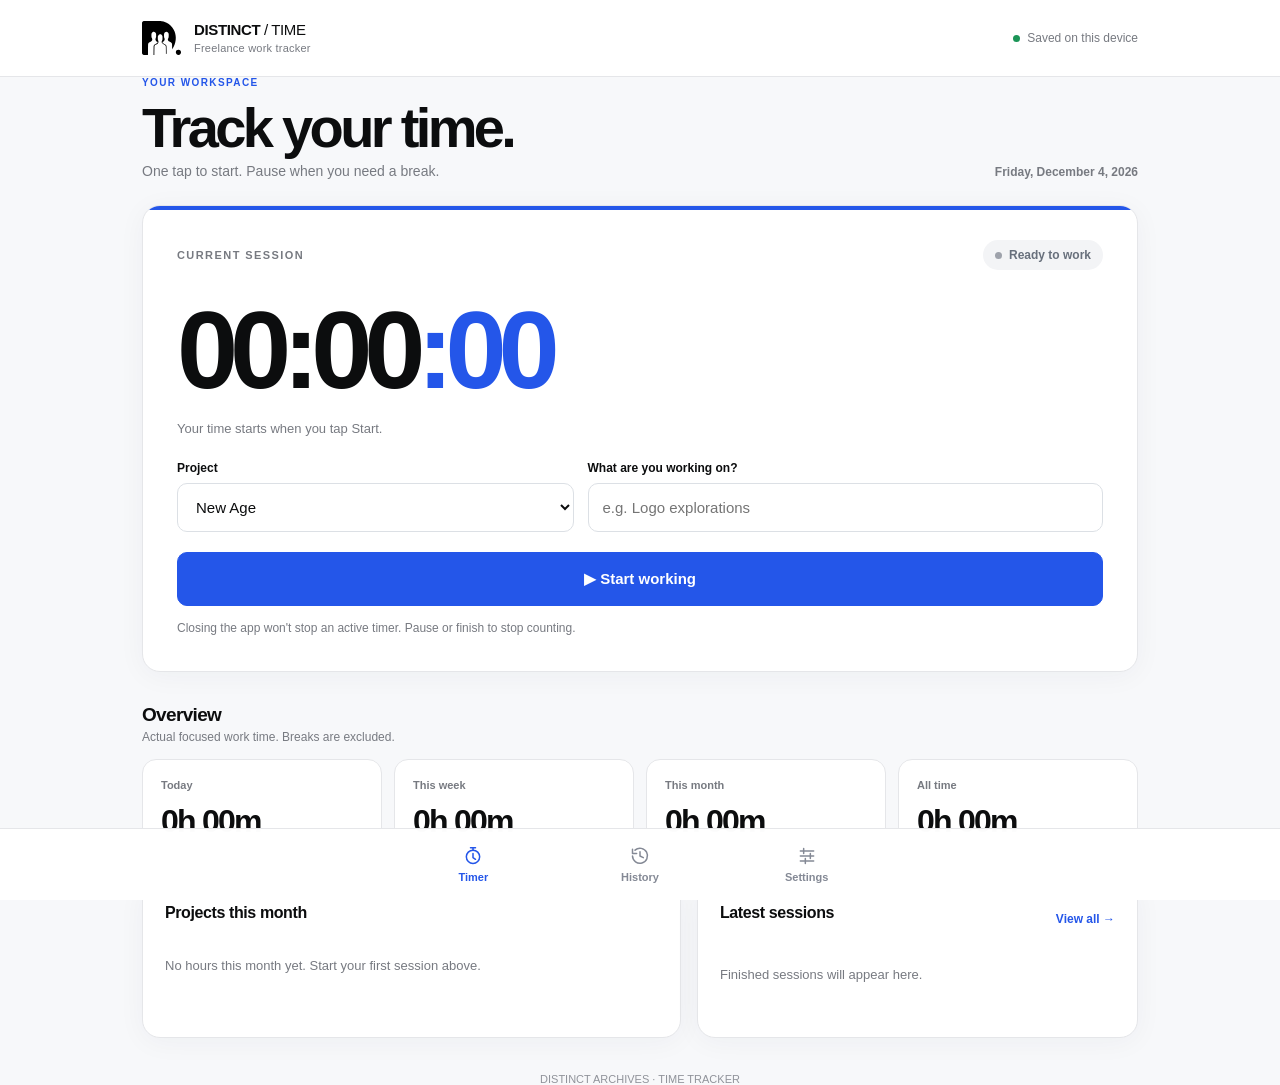
<file: time/index.html>
<!DOCTYPE html>
<html lang="en">
<head>
<meta charset="utf-8">
<meta name="viewport" content="width=device-width, initial-scale=1, viewport-fit=cover">
<meta name="theme-color" content="#ffffff">
<meta name="apple-mobile-web-app-capable" content="yes">
<meta name="apple-mobile-web-app-status-bar-style" content="default">
<meta name="apple-mobile-web-app-title" content="Distinct Time">
<meta name="description" content="A simple private project time tracker for Distinct Archives. Start, pause, finish and review hours.">
<link rel="manifest" href="./manifest.webmanifest">
<link rel="icon" href="./icon.svg" type="image/svg+xml">
<link rel="apple-touch-icon" href="./icon.svg">
<title>Time — Distinct Archives</title>
<style>
:root{--blue:#2456e9;--ink:#0c0d0e;--muted:#777a81;--rule:#e5e6e9;--bg:#f7f8fa;--white:#fff;--pale:#edf2ff;--red:#ba2833;--green:#187d56;--shadow:0 4px 28px rgba(26,35,60,.045)}
*{box-sizing:border-box}[hidden]{display:none!important}html{font-size:16px}body{margin:0;background:var(--bg);color:var(--ink);font-family:-apple-system,BlinkMacSystemFont,"Segoe UI",Inter,Arial,sans-serif;-webkit-font-smoothing:antialiased;overscroll-behavior-y:contain}button,input,select,textarea{font:inherit}button{cursor:pointer;touch-action:manipulation}button:focus-visible,input:focus-visible,select:focus-visible,textarea:focus-visible,a:focus-visible{outline:3px solid #85a4ff;outline-offset:2px}button:disabled{opacity:.38;cursor:not-allowed}a{color:inherit;text-decoration:none}
.container{width:min(100%,1040px);padding:0 22px;margin:auto}.header{border-bottom:1px solid var(--rule);background:#fff}.header-inner{min-height:76px;display:flex;align-items:center;justify-content:space-between;gap:18px}.branding{display:flex;align-items:center;gap:13px}.brand-mark{width:39px;height:39px;display:block;object-fit:contain;flex-shrink:0}.brand-title{font-size:15px;letter-spacing:-.025em;font-weight:750;line-height:1.1}.brand-sub{font-size:11px;color:var(--muted);letter-spacing:.02em;margin-top:3px}.small-status{font-size:12px;color:var(--muted);display:flex;align-items:center;gap:7px}.small-status span{width:7px;height:7px;background:#1b9557;border-radius:50%}
main{padding-top:30px;padding-bottom:110px}.main-title{display:flex;align-items:flex-end;justify-content:space-between;gap:16px;margin-bottom:26px}h1{font-size:clamp(36px,6vw,56px);line-height:1;letter-spacing:-.065em;margin:0 0 7px;font-weight:780}.eyebrow{text-transform:uppercase;letter-spacing:.14em;font-weight:800;font-size:10px;color:var(--blue);margin-bottom:12px}.subtitle{color:var(--muted);font-size:14px;margin:0}.date-label{font-size:12px;color:var(--muted);font-weight:550;text-align:right}
.panel{background:var(--white);border:1px solid var(--rule);border-radius:18px;box-shadow:var(--shadow)}.timer-panel{padding:34px;position:relative;overflow:hidden}.timer-panel:before{content:"";position:absolute;top:0;left:0;width:100%;height:4px;background:var(--blue)}.panel-top{display:flex;align-items:center;justify-content:space-between;gap:14px}.label{font-size:11px;font-weight:800;letter-spacing:.13em;color:var(--muted);text-transform:uppercase}.status-pill{font-size:12px;font-weight:700;display:inline-flex;align-items:center;gap:7px;padding:8px 12px;border-radius:40px;background:#f3f4f6;color:#68707c}.status-pill .dot{height:7px;width:7px;border-radius:50%;background:#9ea2ab}.status-pill.running{background:#eaf8f0;color:#117549}.status-pill.running .dot{background:#18a361;animation:pulse 1.3s infinite}.status-pill.paused{background:#fff3e5;color:#8c5700}.status-pill.paused .dot{background:#e1a22b}@keyframes pulse{50%{opacity:.3}}
.timer{font-size:clamp(58px,11.6vw,110px);font-weight:760;letter-spacing:-.075em;line-height:1;font-variant-numeric:tabular-nums;margin:25px 0 16px;white-space:nowrap}.timer .seconds{color:var(--blue)}.active-detail{color:var(--muted);font-size:13px;min-height:20px;margin-bottom:20px}
.fields{display:grid;grid-template-columns:1fr 1.3fr;gap:14px;margin-bottom:20px}.field label{font-size:12px;font-weight:700;display:block;margin-bottom:8px}.control{height:49px;line-height:1.25;width:100%;border:1px solid #dce0e5;border-radius:10px;background:#fff;color:var(--ink);padding:0 14px;font-size:15px;outline:none}.control:focus{border-color:var(--blue)}.control[disabled]{color:#818994;background:#f6f7f9}.actions{display:flex;gap:11px}.btn{min-height:54px;border:1px solid #d5d8df;background:#fff;color:var(--ink);border-radius:10px;font-size:15px;font-weight:750;padding:14px 19px;display:inline-flex;justify-content:center;align-items:center;gap:8px}.btn-main{background:var(--blue);border-color:var(--blue);color:white;flex:1}.btn-main:hover{background:#1543c7}.btn-neutral{flex:1}.btn-danger{border-color:#edc8cc;color:#b02a34;background:#fff}.btn-quiet{border:0;background:transparent;font-size:13px;color:var(--blue);font-weight:730;padding:7px 0;min-height:36px}.btn-small{min-height:38px;padding:8px 13px;font-size:12px}.help-line{color:var(--muted);font-size:12px;margin-top:13px;line-height:1.5}
.project-add{display:none;gap:8px;margin:-6px 0 18px}.project-add.visible{display:flex}.project-add .control{flex:1}.project-add button{white-space:nowrap}
.section-heading{display:flex;justify-content:space-between;align-items:end;gap:14px;margin:32px 0 15px}.section-heading h2{font-size:19px;line-height:1.15;letter-spacing:-.035em;margin:0}.section-heading p{margin:4px 0 0;font-size:12px;color:var(--muted)}.link-btn{border:0;background:transparent;color:var(--blue);font-weight:730;font-size:12px;padding:6px 0}
.stats{display:grid;grid-template-columns:repeat(4,1fr);gap:12px}.stat{background:white;border:1px solid var(--rule);border-radius:14px;padding:19px 18px}.stat-label{font-size:11px;color:var(--muted);font-weight:680}.stat-value{font-size:clamp(22px,3vw,32px);line-height:1.1;letter-spacing:-.055em;font-variant-numeric:tabular-nums;font-weight:780;margin-top:13px}.stat-value span{font-size:13px;letter-spacing:0;color:var(--muted);font-weight:600}
.two-column{display:grid;grid-template-columns:1.1fr .9fr;gap:16px;margin-top:22px}.subpanel{padding:22px}.subpanel h3{margin:0 0 16px;font-size:16px;letter-spacing:-.025em}.empty{font-size:13px;line-height:1.65;color:var(--muted);padding:17px 0}.project-bar{margin-bottom:18px}.bar-meta{display:flex;justify-content:space-between;gap:15px;font-size:13px;margin-bottom:7px}.bar-meta strong{font-variant-numeric:tabular-nums}.bar-track{height:6px;background:#edf0f4;border-radius:10px;overflow:hidden}.bar-fill{height:100%;background:var(--blue);border-radius:10px;min-width:0}
.session{padding:13px 0;border-bottom:1px solid var(--rule);display:flex;gap:12px;justify-content:space-between;align-items:center}.session:last-child{border:0}.session-project{font-size:12px;color:var(--blue);font-weight:700;margin-bottom:4px}.session-title{font-weight:730;font-size:14px}.session-meta{font-size:11px;color:var(--muted);margin-top:3px}.session-right{display:flex;align-items:center;gap:12px;white-space:nowrap}.session-duration{font-size:14px;font-weight:750;font-variant-numeric:tabular-nums}.icon-btn{width:31px;height:31px;border-radius:9px;border:1px solid var(--rule);background:white;color:#9498a0;display:grid;place-items:center;font-size:18px}.icon-btn:hover{color:var(--red);border-color:#edc8cc}
.views>.view{display:none}.views>.view.active{display:block}.filterbar{display:flex;flex-wrap:wrap;gap:9px;margin-bottom:18px}.chip{border:1px solid var(--rule);background:white;color:#444;border-radius:100px;padding:9px 13px;font-size:12px;font-weight:650}.chip.selected{background:#111;color:white;border-color:#111}.history-top{display:flex;flex-wrap:wrap;align-items:center;justify-content:space-between;gap:16px;margin:0 0 13px}.history-top select{width:210px;max-width:100%}.history-panel{padding:14px 21px}.history-group-title{padding:15px 0 8px;font-size:11px;font-weight:750;letter-spacing:.08em;text-transform:uppercase;color:var(--muted)}.history-group-title:not(:first-child){border-top:1px solid var(--rule);margin-top:12px}.history-group-title small{font-size:11px;letter-spacing:normal;text-transform:none;float:right}.form-panel{padding:22px;margin-top:25px}.form-row{display:grid;grid-template-columns:1fr 1fr;gap:13px}.form-actions{display:flex;justify-content:flex-end;gap:12px;margin-top:16px}.form-row + .form-row{margin-top:14px}.form-desc{font-size:12px;color:var(--muted);margin:-5px 0 17px}.setting-row{padding:18px 0;border-bottom:1px solid var(--rule);display:flex;justify-content:space-between;align-items:center;gap:16px}.setting-row:last-child{border:0}.setting-title{font-size:14px;font-weight:750;margin-bottom:4px}.setting-desc{color:var(--muted);font-size:12px;line-height:1.5;max-width:560px}.settings-actions{display:flex;gap:8px;flex-wrap:wrap}.notice{background:#f4f7ff;border:1px solid #dce6ff;border-radius:12px;padding:16px 18px;font-size:13px;line-height:1.7;color:#2c405b;margin-top:20px}.install-steps{font-size:13px;line-height:1.75;color:#34383f;margin-top:5px}.footer{font-size:11px;color:#90939a;text-align:center;margin:35px auto 0}
.bottom-nav{position:fixed;bottom:0;left:0;right:0;background:rgba(255,255,255,.97);border-top:1px solid var(--rule);z-index:30;padding:8px 0 calc(8px + env(safe-area-inset-bottom));backdrop-filter:blur(14px)}.bottom-inner{max-width:500px;margin:auto;display:flex}.tab{flex:1;background:transparent;border:0;border-radius:10px;min-height:55px;padding:7px 5px;color:#848995;font-size:11px;font-weight:750;display:flex;gap:5px;flex-direction:column;align-items:center;justify-content:center}.tab svg{width:20px;height:20px;stroke-width:1.8;stroke:currentColor;fill:none;stroke-linecap:round;stroke-linejoin:round}.tab.active{color:var(--blue)}
.toast{position:fixed;left:50%;bottom:calc(93px + env(safe-area-inset-bottom));transform:translateX(-50%) translateY(20px);background:#111;color:#fff;font-size:13px;border-radius:12px;padding:12px 18px;box-shadow:0 6px 25px #0002;opacity:0;pointer-events:none;transition:opacity .25s,transform .25s;z-index:60;white-space:nowrap;max-width:90%;overflow:hidden;text-overflow:ellipsis}.toast.show{opacity:1;transform:translateX(-50%) translateY(0)}
@media(max-width:650px){.container{padding:0 17px}.header-inner{min-height:67px}.small-status{font-size:11px}main{padding-top:25px}.main-title{margin-bottom:21px}.date-label{display:none}.timer-panel{padding:25px 20px 24px}.timer{font-size:clamp(50px,13.5vw,80px);margin:29px 0 10px}.fields{grid-template-columns:1fr;gap:12px}.actions{gap:9px}.btn{padding:12px 14px;font-size:14px}.stats{grid-template-columns:repeat(2,1fr);gap:9px}.stat{padding:16px}.two-column{grid-template-columns:1fr;gap:12px}.section-heading{margin-top:28px}.main-title .subtitle{max-width:230px}.form-row{grid-template-columns:1fr}.history-panel{padding:10px 16px}.session-meta{max-width:230px;white-space:normal}.session-right{gap:6px}.subpanel{padding:18px}.setting-row{align-items:flex-start;flex-direction:column}.section-heading h2{font-size:19px}}
@media(prefers-reduced-motion:reduce){*,*:before,*:after{animation:none!important;transition:none!important}}
@media print{.bottom-nav,.topbar .small-status,.actions,.btn-quiet,.icon-btn,.link-btn{display:none!important}.views>.view{display:block!important}body{background:white}main{padding-bottom:10px}.timer-panel,.panel,.stat{box-shadow:none;break-inside:avoid}}
</style>
</head>
<body>
<header class="header"><div class="container header-inner"><div class="branding"><img class="brand-mark" src="./distinct-logo.svg" alt="Distinct Archives logo"><div><div class="brand-title">DISTINCT <span style="font-weight:500">/ TIME</span></div><div class="brand-sub">Freelance work tracker</div></div></div><div class="small-status"><span></span> Saved on this device</div></div></header>
<main class="container">
<section class="main-title"><div><div class="eyebrow">YOUR WORKSPACE</div><h1 id="pageTitle">Track your time.</h1><p class="subtitle" id="pageSubtitle">One tap to start. Pause when you need a break.</p></div><div class="date-label" id="nowDate"></div></section>
<div class="views">
<section class="view active" id="timerView">
  <div class="panel timer-panel">
    <div class="panel-top"><span class="label">CURRENT SESSION</span><span id="statusPill" class="status-pill"><span class="dot"></span><span id="statusText">Ready to work</span></span></div>
    <div class="timer" aria-live="off" id="timerDisplay">00:00<span class="seconds">:00</span></div>
    <div id="activeDetail" class="active-detail">Your time starts when you tap Start.</div>
    <div class="fields"><div class="field"><label for="projectSelect">Project</label><select class="control" id="projectSelect"></select></div><div class="field"><label for="taskInput">What are you working on?</label><input id="taskInput" class="control" type="text" maxlength="100" placeholder="e.g. Logo explorations" autocomplete="off"></div></div>
    <div id="projectAdd" class="project-add"><input class="control" id="projectName" type="text" maxlength="55" placeholder="Project name"><button class="btn btn-small" id="saveProject">Add project</button><button class="btn btn-small" id="cancelProject">Cancel</button></div>
    <div class="actions"><button class="btn btn-main" id="startPauseButton" type="button">▶ Start working</button><button class="btn btn-neutral" id="finishButton" type="button" hidden>■ Finish & save</button></div>
    <div class="help-line" id="timerHint">Closing the app won't stop an active timer. Pause or finish to stop counting.</div>
  </div>
  <div class="section-heading"><div><h2>Overview</h2><p>Actual focused work time. Breaks are excluded.</p></div></div>
  <div class="stats" id="statsGrid"><div class="stat"><div class="stat-label">Today</div><div class="stat-value">0h 00m</div></div></div>
  <div class="two-column"><section class="panel subpanel"><h3>Projects this month</h3><div id="projectBars"></div></section><section class="panel subpanel"><div style="display:flex;justify-content:space-between;gap:10px;align-items:center"><h3 style="margin-bottom:12px">Latest sessions</h3><button class="link-btn" id="allSessionsButton">View all →</button></div><div id="latestSessions"></div></section></div>
</section>
<section class="view" id="historyView">
  <div class="history-top"><div class="filterbar" id="historyFilters"><button class="chip" data-range="today">Today</button><button class="chip selected" data-range="week">This week</button><button class="chip" data-range="month">This month</button><button class="chip" data-range="all">All time</button></div><select class="control" id="historyProjectFilter"><option value="all">All projects</option></select></div>
  <div class="panel subpanel" style="margin-bottom:18px;display:flex;align-items:center;justify-content:space-between;gap:10px"><div><div class="label">LOGGED WORK</div><div id="historyTotal" style="font-size:31px;font-weight:780;letter-spacing:-.06em;margin-top:7px">0h 00m</div></div><button class="btn btn-small" id="csvExportHistory">↓ Export CSV</button></div>
  <div class="panel history-panel" id="historyList"><div class="empty">No logged sessions yet.</div></div>
  <div class="panel form-panel"><h3 style="font-size:18px;letter-spacing:-.03em;margin:0 0 8px">Add missed hours</h3><p class="form-desc">Forgot to start your timer? Add the session manually.</p><form id="manualForm"><div class="form-row"><div class="field"><label for="manualProject">Project</label><select class="control" id="manualProject" required></select></div><div class="field"><label for="manualTask">Task</label><input class="control" id="manualTask" maxlength="100" placeholder="Design work" required></div></div><div class="form-row"><div class="field"><label for="manualStart">Start date and time</label><input class="control" id="manualStart" type="datetime-local" required></div><div class="field"><label for="manualDuration">Duration (minutes)</label><input class="control" id="manualDuration" type="number" min="1" max="1440" value="60" inputmode="numeric" required></div></div><div class="form-actions"><button type="submit" class="btn btn-main" style="flex:initial">+ Add session</button></div></form></div>
</section>
<section class="view" id="settingsView">
  <div class="panel subpanel">
    <h3 style="font-size:20px;margin-bottom:6px">Your data</h3><p style="color:var(--muted);font-size:13px;line-height:1.6;margin:0 0 8px">Everything stays in this browser on this device. No account, no tracking, no server.</p>
    <div class="setting-row"><div><div class="setting-title">Export your hours</div><div class="setting-desc">Download a CSV you can open in Google Sheets or Excel.</div></div><button class="btn btn-small" id="csvExportSettings">Download CSV</button></div>
    <div class="setting-row"><div><div class="setting-title">Create a backup</div><div class="setting-desc">Save a JSON backup to restore your projects and sessions later.</div></div><button class="btn btn-small" id="backupButton">Save backup</button></div>
    <div class="setting-row"><div><div class="setting-title">Restore a backup</div><div class="setting-desc">Import a previously saved JSON backup. This replaces the data on this device.</div></div><div class="settings-actions"><button class="btn btn-small" id="restoreButton">Import JSON</button><input type="file" id="restoreFile" accept="application/json,.json" hidden></div></div>
    <div class="setting-row"><div><div class="setting-title">Delete all tracked data</div><div class="setting-desc">Permanent on this device. Export a backup first.</div></div><button class="btn btn-small btn-danger" id="clearButton">Delete data</button></div>
  </div>
  <div class="panel subpanel" style="margin-top:17px"><h3 style="font-size:20px;margin-bottom:6px">Add it to your phone</h3><p class="form-desc" style="margin-top:0">The app works best when you save it to your home screen.</p><div class="install-steps"><b>iPhone / Safari:</b> Open the website in Safari → tap <b>Share</b> → <b>Add to Home Screen</b>.<br><b>Android / Chrome:</b> Open the website → tap the <b>⋮</b> menu → <b>Install app</b> or <b>Add to Home screen</b>.</div><div id="installArea" hidden style="margin-top:16px"><button class="btn btn-main" id="installButton">Install the app</button></div></div>
  <div class="notice"><strong>Important:</strong> Your sessions are saved locally to the browser or installed app. They do <b>not sync</b> between your phone and computer. Avoid private/incognito mode. Make a backup occasionally, especially before clearing browser data or switching phones.</div>
</section>
</div>
<div class="footer">DISTINCT ARCHIVES · TIME TRACKER</div>
</main>
<nav class="bottom-nav" aria-label="Primary navigation"><div class="bottom-inner"><button class="tab active" data-tab="timer" aria-label="Timer"><svg viewBox="0 0 24 24"><circle cx="12" cy="13" r="8"/><path d="M12 9v5l3 2M9 2h6M12 5V3"/></svg>Timer</button><button class="tab" data-tab="history" aria-label="History"><svg viewBox="0 0 24 24"><path d="M3 12a9 9 0 1 0 3-7M3 4v5h5M12 7v5l4 2"/></svg>History</button><button class="tab" data-tab="settings" aria-label="Settings"><svg viewBox="0 0 24 24"><path d="M4 6h16M4 12h16M4 18h16M8 3v6M16 9v6M10 15v6"/></svg>Settings</button></div></nav>
<div class="toast" id="toast" role="status" aria-live="polite"></div>
<script>
(()=>{'use strict';
const KEY='distinct.time-tracker.v1';
const $=(s)=>document.querySelector(s);
const $$=(s)=>[...document.querySelectorAll(s)];
const escapeHTML=s=>String(s).replace(/[&<>"']/g,ch=>({'&':'&amp;','<':'&lt;','>':'&gt;','"':'&quot;',"'":'&#039;'}[ch]));
const uid=()=>Date.now().toString(36)+'-'+Math.random().toString(36).slice(2,9);
const safeDate=t=>Number.isFinite(Number(t))&&Number(t)>946684800000&&Number(t)<4102444800000;
function defaultState(){return {version:1,projects:['New Age','Capo','Other'],sessions:[],active:null,lastProject:'New Age'};}
function readState(){try{const loaded=JSON.parse(localStorage.getItem(KEY));if(!loaded||!Array.isArray(loaded.projects)||!Array.isArray(loaded.sessions))return defaultState();return {...defaultState(),...loaded};}catch(_){return defaultState();}}
let state=readState();let view='timer',range='week',activeToastTimer=null,installPrompt=null;
const save=()=>{try{localStorage.setItem(KEY,JSON.stringify(state));return true;}catch(e){alert('Storage is unavailable. Please export a backup and check browser settings.');return false;}};
const minsFormat=ms=>{const mins=Math.floor(Math.max(0,ms)/60000);return `${Math.floor(mins/60)}h ${String(mins%60).padStart(2,'0')}m`;};
const hms=ms=>{const secs=Math.floor(Math.max(0,ms)/1000);const h=Math.floor(secs/3600),m=Math.floor(secs%3600/60),s=secs%60;return `${String(h).padStart(2,'0')}:${String(m).padStart(2,'0')}`+`<span class="seconds">:${String(s).padStart(2,'0')}</span>`;};
const elapsed=()=>state.active?(state.active.accruedMs||0)+(state.active.runningSince?Math.max(0,Date.now()-state.active.runningSince):0):0;
const dateFmt=ts=>new Date(ts).toLocaleDateString(undefined,{day:'numeric',month:'short',year:'numeric'});
const timeFmt=ts=>new Date(ts).toLocaleTimeString(undefined,{hour:'2-digit',minute:'2-digit'});
function getDateStarts(){const n=new Date(),today=new Date(n.getFullYear(),n.getMonth(),n.getDate()).getTime(),week=new Date(n.getFullYear(),n.getMonth(),n.getDate()-(n.getDay()+6)%7).getTime(),month=new Date(n.getFullYear(),n.getMonth(),1).getTime();return {today,week,month,all:0};}
function overlaps(s,from,to=Date.now()){const start=s.startedAt,end=s.endedAt??to;return end>from && start<to;}
// Count only working segments within each period; paused time is excluded.
function segmentMs(seg,from,to){return Math.max(0,Math.min(to,seg.end)-Math.max(from,seg.start));}
function sessionMsInPeriod(s,from,to=Date.now()){if(!overlaps(s,from,to))return 0;if(Array.isArray(s.segments)){return s.segments.reduce((sum,seg)=>sum+segmentMs(seg,from,to),0);}const dur=Number(s.durationMs)||0,span=Math.max(1,s.endedAt-s.startedAt);return Math.min(dur,Math.max(0,dur*(Math.min(to,s.endedAt)-Math.max(from,s.startedAt))/span));}
function activeMsSince(from){const a=state.active;if(!a)return 0;const to=Date.now();if(Array.isArray(a.segments))return a.segments.reduce((sum,seg)=>sum+segmentMs(seg,from,to),0)+(a.runningSince?Math.max(0,to-Math.max(from,a.runningSince)):0);const dur=elapsed(),span=to-a.startedAt;return span<=0?dur:Math.min(dur,Math.max(0,dur*(to-Math.max(from,a.startedAt))/span));}
const sumSince=(from,project=null)=>state.sessions.reduce((sum,s)=>sum+(!project||s.project===project?sessionMsInPeriod(s,from):0),0)+((!project||state.active?.project===project)?activeMsSince(from):0);
function toast(message){const el=$('#toast');el.textContent=message;el.classList.add('show');clearTimeout(activeToastTimer);activeToastTimer=setTimeout(()=>el.classList.remove('show'),2900);}
function loadProjects(){const selections=['#projectSelect','#manualProject','#historyProjectFilter'];selections.forEach(sel=>{const el=$(sel),old=el.value;el.innerHTML=(sel==='#historyProjectFilter'?'<option value="all">All projects</option>':'')+state.projects.map(p=>`<option value="${escapeHTML(p)}">${escapeHTML(p)}</option>`).join('')+(sel==='#projectSelect'?'<option value="__new__">+ New project</option>':'');el.value=[...el.options].some(x=>x.value===old)?old:(sel==='#historyProjectFilter'?'all':state.lastProject||state.projects[0]);});}
function renderTimer(){const a=state.active,working=!!a?.runningSince,paused=!!a&&!working;
 $('#timerDisplay').innerHTML=hms(elapsed());const pill=$('#statusPill');pill.className='status-pill'+(working?' running':paused?' paused':'');$('#statusText').textContent=working?'Working':paused?'On a break':'Ready to work';
 $('#startPauseButton').textContent=working?'Ⅱ Pause for a break':paused?'▶ Resume working':'▶ Start working';$('#finishButton').hidden=!a;$('#projectSelect').disabled=!!a;$('#taskInput').disabled=!!a;$('#activeDetail').textContent=a?`${a.project} · ${a.task}`:'Your time starts when you tap Start.';
 $('#timerHint').textContent=working?'Running—even if you lock your phone. Pause for a break.':paused?'Break time is not added. Resume or finish whenever you like.':"Closing the app won't stop an active timer. Pause or finish to stop counting.";
}
function stats(){const starts=getDateStarts();$('#statsGrid').innerHTML=[['Today',starts.today],['This week',starts.week],['This month',starts.month],['All time',0]].map(([label,t])=>`<div class="stat"><div class="stat-label">${label}</div><div class="stat-value">${minsFormat(sumSince(t))}</div></div>`).join('');}
function projectsThisMonth(){const month=getDateStarts().month;const amounts=state.projects.map(p=>[p,sumSince(month,p)]).filter(x=>x[1]>0).sort((a,b)=>b[1]-a[1]);const max=Math.max(1,...amounts.map(x=>x[1]));$('#projectBars').innerHTML=amounts.length?amounts.map(([p,ms])=>`<div class="project-bar"><div class="bar-meta"><span>${escapeHTML(p)}</span><strong>${minsFormat(ms)}</strong></div><div class="bar-track"><div class="bar-fill" style="width:${ms/max*100}%"></div></div></div>`).join(''):'<p class="empty">No hours this month yet. Start your first session above.</p>';}
function renderSession(s,canDelete=true){return `<div class="session"><div style="min-width:0"><div class="session-project">${escapeHTML(s.project)}</div><div class="session-title">${escapeHTML(s.task)}</div><div class="session-meta">${timeFmt(s.startedAt)} – ${timeFmt(s.endedAt)}${s.source==='manual'?' · manually added':''}</div></div><div class="session-right"><strong class="session-duration">${minsFormat(s.durationMs)}</strong>${canDelete?`<button type="button" class="icon-btn" aria-label="Delete session" data-delete="${escapeHTML(s.id)}">×</button>`:''}</div></div>`;}
function renderRecent(){const last=state.sessions.slice().sort((a,b)=>b.endedAt-a.endedAt).slice(0,4);$('#latestSessions').innerHTML=last.length?last.map(s=>renderSession(s,false)).join(''):'<p class="empty">Finished sessions will appear here.</p>';}
function filtered(){const from=getDateStarts()[range],p=$('#historyProjectFilter').value;return state.sessions.filter(s=>s.endedAt>=from&&(p==='all'||s.project===p)).sort((a,b)=>b.endedAt-a.endedAt);}
function renderHistory(){const list=filtered(),total=list.reduce((acc,s)=>acc+sessionMsInPeriod(s,getDateStarts()[range]),0);$('#historyTotal').textContent=minsFormat(total);let prior='',html='';for(const s of list){const k=new Date(s.endedAt).toDateString();if(k!==prior){prior=k;html+=`<div class="history-group-title">${dateFmt(s.endedAt)}</div>`;}html+=renderSession(s);}$('#historyList').innerHTML=html||'<p class="empty">No sessions for this filter. Try another date range or add missed hours below.</p>';}
function renderAll(){renderTimer();stats();projectsThisMonth();renderRecent();renderHistory();}
function changeTab(tab){view=tab;$$('.tab').forEach(b=>b.classList.toggle('active',b.dataset.tab===tab));$$('.view').forEach(el=>el.classList.toggle('active',el.id===tab+'View'));const data={timer:['Track your time.','One tap to start. Pause when you need a break.'],history:['Your work log.','Review sessions and add any missed hours.'],settings:['Your settings.','Backup, export and install on your phone.']}[tab];$('#pageTitle').textContent=data[0];$('#pageSubtitle').textContent=data[1];if(tab==='history')renderHistory();window.scrollTo({top:0,behavior:'instant'});}
$$('.tab').forEach(b=>b.addEventListener('click',()=>changeTab(b.dataset.tab)));$('#allSessionsButton').addEventListener('click',()=>changeTab('history'));
$('#projectSelect').addEventListener('change',e=>{if(e.target.value==='__new__'){$('#projectAdd').classList.add('visible');$('#projectName').focus();}else{state.lastProject=e.target.value;save();$('#projectAdd').classList.remove('visible');}});
$('#cancelProject').addEventListener('click',()=>{$('#projectAdd').classList.remove('visible');$('#projectSelect').value=state.lastProject;});
$('#saveProject').addEventListener('click',()=>{const p=$('#projectName').value.trim();if(!p)return toast('Type a project name first.');if(state.projects.some(x=>x.toLowerCase()===p.toLowerCase()))return toast('That project already exists.');state.projects.push(p);state.lastProject=p;save();loadProjects();$('#projectSelect').value=p;$('#projectAdd').classList.remove('visible');$('#projectName').value='';toast('Project added.');});
$('#startPauseButton').addEventListener('click',()=>{const now=Date.now();if(!state.active){const project=$('#projectSelect').value,task=$('#taskInput').value.trim()||'Design work';if(project==='__new__')return toast('Add a project first.');state.active={id:uid(),project,task,startedAt:now,accruedMs:0,runningSince:now,segments:[]};state.lastProject=project;save();renderAll();toast('Timer started.');return;}
 if(state.active.runningSince){state.active.accruedMs+=Math.max(0,now-state.active.runningSince);state.active.segments??=[];state.active.segments.push({start:state.active.runningSince,end:now});state.active.runningSince=null;save();renderAll();toast('Paused. Break time will not count.');}else{state.active.runningSince=now;save();renderAll();toast('Resumed.');}});
$('#finishButton').addEventListener('click',()=>{const a=state.active;if(!a)return;const end=Date.now(),duration=elapsed();if(duration<1000){if(!confirm('This session is less than one second. Discard it?'))return;state.active=null;save();renderAll();return;}const segments=[...(a.segments||[])];if(a.runningSince)segments.push({start:a.runningSince,end});state.sessions.push({id:a.id,project:a.project,task:a.task,startedAt:a.startedAt,endedAt:end,durationMs:duration,segments,source:'timer'});state.active=null;$('#taskInput').value='';save();renderAll();toast('Session saved · '+minsFormat(duration));});
$('#historyFilters').addEventListener('click',e=>{const b=e.target.closest('[data-range]');if(!b)return;range=b.dataset.range;$$('[data-range]').forEach(x=>x.classList.toggle('selected',x===b));renderHistory();});$('#historyProjectFilter').addEventListener('change',renderHistory);
$('#historyList').addEventListener('click',e=>{const b=e.target.closest('[data-delete]');if(!b)return;const s=state.sessions.find(x=>x.id===b.dataset.delete);if(!s)return;if(!confirm(`Delete ${minsFormat(s.durationMs)} of “${s.task}”? This cannot be undone.`))return;state.sessions=state.sessions.filter(x=>x.id!==s.id);save();renderAll();toast('Session deleted.');});
function localDatetimeValue(d){const p=n=>String(n).padStart(2,'0');return `${d.getFullYear()}-${p(d.getMonth()+1)}-${p(d.getDate())}T${p(d.getHours())}:${p(d.getMinutes())}`;}
$('#manualStart').value=localDatetimeValue(new Date(Date.now()-3600000));
$('#manualForm').addEventListener('submit',e=>{e.preventDefault();const project=$('#manualProject').value,task=$('#manualTask').value.trim(),start=new Date($('#manualStart').value).getTime(),minutes=Number($('#manualDuration').value);if(!project||!task||!safeDate(start)||!Number.isFinite(minutes)||minutes<1||minutes>1440)return toast('Check your session details.');const end=start+minutes*60000;if(end>Date.now()+60000)return toast('The session cannot end in the future.');state.sessions.push({id:uid(),project,task,startedAt:start,endedAt:end,durationMs:minutes*60000,segments:[{start,end}],source:'manual'});save();$('#manualTask').value='';renderAll();toast('Manual session saved.');});
const download=(name,content,type)=>{const blob=new Blob([content],{type}),url=URL.createObjectURL(blob),a=document.createElement('a');a.href=url;a.download=name;document.body.appendChild(a);a.click();a.remove();setTimeout(()=>URL.revokeObjectURL(url),2000);};
function exportCSV(){const heads=['Project','Task','Start','End','Duration (hours)','Duration (minutes)','Source'];const rows=state.sessions.slice().sort((a,b)=>a.startedAt-b.startedAt).map(s=>[s.project,s.task,new Date(s.startedAt).toLocaleString(),new Date(s.endedAt).toLocaleString(),(s.durationMs/3600000).toFixed(3),(s.durationMs/60000).toFixed(2),s.source]);const csv=[heads,...rows].map(row=>row.map(v=>'"'+String(v).replace(/"/g,'""')+'"').join(',')).join('\r\n');download('distinct-work-hours-'+new Date().toISOString().slice(0,10)+'.csv','\ufeff'+csv,'text/csv;charset=utf-8');toast('CSV downloaded.');}
$('#csvExportSettings').addEventListener('click',exportCSV);$('#csvExportHistory').addEventListener('click',exportCSV);
$('#backupButton').addEventListener('click',()=>{download('distinct-time-backup-'+new Date().toISOString().slice(0,10)+'.json',JSON.stringify({...state,exportedAt:new Date().toISOString()},null,2),'application/json');toast('Backup downloaded.');});
$('#restoreButton').addEventListener('click',()=>$('#restoreFile').click());
$('#restoreFile').addEventListener('change',async e=>{const file=e.target.files?.[0];e.target.value='';if(!file)return;try{const data=JSON.parse(await file.text());if(!Array.isArray(data.projects)||!Array.isArray(data.sessions)||data.projects.length>500||data.sessions.length>100000||data.sessions.some(s=>!safeDate(s.startedAt)||!safeDate(s.endedAt)||typeof s.project!=='string'||typeof s.task!=='string'||!Number.isFinite(s.durationMs)||s.durationMs<0)||data.active&&(!safeDate(data.active.startedAt)||!Number.isFinite(data.active.accruedMs)))throw Error('Invalid file');if(!confirm('Replace all saved projects and sessions on this device with this backup?'))return;state={...defaultState(),...data};save();loadProjects();renderAll();toast('Backup restored.');}catch(_){alert('This does not look like a valid Distinct Time backup.');}});
$('#clearButton').addEventListener('click',()=>{if(!confirm('Delete ALL sessions and projects from this device? Export a backup first.'))return;if(!confirm('This cannot be undone. Delete everything?'))return;state=defaultState();save();loadProjects();renderAll();toast('Data deleted.');});
window.addEventListener('beforeinstallprompt',event=>{event.preventDefault();installPrompt=event;$('#installArea').hidden=false;});$('#installButton').addEventListener('click',async()=>{if(!installPrompt)return;installPrompt.prompt();await installPrompt.userChoice;installPrompt=null;$('#installArea').hidden=true;});
$('#nowDate').textContent=new Date().toLocaleDateString(undefined,{weekday:'long',day:'numeric',month:'long',year:'numeric'});
loadProjects();renderAll();setInterval(()=>{if(view==='timer'){renderTimer();if(state.active){stats();projectsThisMonth();}}},1000);
document.addEventListener('visibilitychange',()=>{if(!document.hidden)renderAll();});
if('serviceWorker' in navigator){window.addEventListener('load',()=>navigator.serviceWorker.register('./sw.js').catch(()=>{}));}
})();
</script>
</body>
</html>
</file>
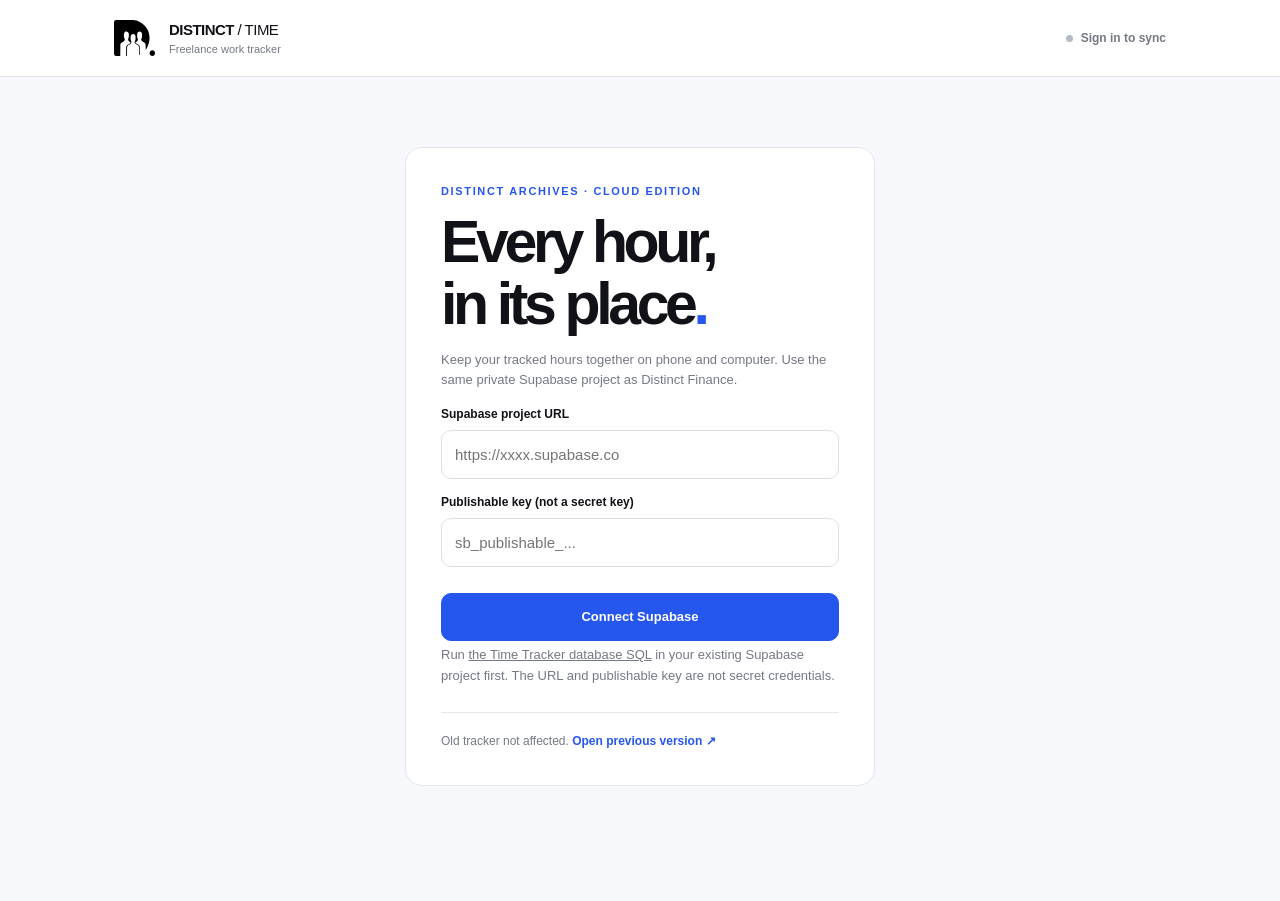
<file: time/v2/index.html>
<!doctype html>
<html lang="en">
<head>
<meta charset="utf-8">
<meta name="viewport" content="width=device-width,initial-scale=1,viewport-fit=cover">
<meta name="theme-color" content="#f7f8fb">
<meta name="apple-mobile-web-app-capable" content="yes">
<meta name="apple-mobile-web-app-title" content="Distinct Time">
<meta name="description" content="Distinct Archives time tracker — manual hours and secure cloud sync.">
<meta http-equiv="Content-Security-Policy" content="default-src 'self'; connect-src 'self' https://*.supabase.co; script-src 'self'; style-src 'self'; img-src 'self' data:; object-src 'none'; base-uri 'self'; form-action 'self'">
<title>Distinct / Time · Cloud</title>
<link rel="icon" href="../icon.svg" type="image/svg+xml">
<link rel="apple-touch-icon" href="../icon.svg">
<link rel="manifest" href="./manifest.webmanifest">
<link rel="stylesheet" href="./style.css">
<script src="./app.js" defer></script>
</head>
<body>
<header class="topbar"><div class="shell top-inner"><div class="brand"><img src="../distinct-logo.svg" alt="Distinct Archives" class="brand-symbol"><div><strong>DISTINCT <span>/ TIME</span></strong><small>Freelance work tracker</small></div></div><div class="cloud-indicator" id="cloudStatus"><span class="status-dot"></span><span id="cloudStatusText">Connect to sync</span></div></div></header>
<main class="shell page" id="app" hidden>
  <div class="page-head"><div><div class="eyebrow">DISTINCT / YOUR WORKSPACE</div><h1 id="pageTitle">Your time, accounted for<span class="accent">.</span></h1><p id="pageLead">Track sessions wherever you work. One secure account across devices.</p></div><button class="btn btn-outline btn-top-add" id="openManualTop" type="button">+ Add hours manually</button></div>
  <section class="tab-view" id="dashboardView">
    <div class="timer-card card"><div class="panel-head"><div class="eyebrow">CURRENT SESSION</div><div class="pill" id="timerStatus">READY</div></div>
      <div class="timer-digits" id="timerClock" aria-label="Elapsed work time">00:00<span>:00</span></div>
      <div class="timer-meta" id="timerMeta">Start a new session, or log hours you forgot to track.</div>
      <div class="field-row">
        <label class="field"><span>Project</span><select id="timerProject" required></select></label>
        <label class="field"><span>Working on</span><input id="timerTask" type="text" maxlength="200" placeholder="Brand identity, website, meeting…" value="Design work"></label>
      </div>
      <div class="timer-actions"><button type="button" class="btn btn-primary" id="timerMain">▶ Start working</button><button type="button" class="btn btn-outline" id="timerFinish" hidden>Finish & save</button></div>
      <div class="timer-foot"><span id="timerHint">Only working time counts. Pauses are excluded.</span><button type="button" class="plain-link" id="openManualInline">Forgot to track time? Add hours</button></div>
    </div>
    <div class="stats" id="stats"></div>
    <div class="lower-grid"><section class="card white-panel"><div class="panel-head"><div><div class="eyebrow">BREAKDOWN</div><h2>Hours by project</h2></div><span class="sm-muted">This month</span></div><div id="projectBreakdown" class="project-breakdown"></div></section>
    <section class="card white-panel"><div class="panel-head"><div><div class="eyebrow">LOG</div><h2>Recent work</h2></div><button class="plain-link" type="button" data-route="history">View all</button></div><div id="recentSessions"></div></section></div>
  </section>
  <section class="tab-view" id="historyView" hidden>
    <div class="section-actions"><div class="eyebrow">ALL YOUR SESSIONS</div><button type="button" class="btn btn-primary btn-small" id="openManualHistory">+ Add missed hours</button></div>
    <div class="card white-panel"><div class="history-filters"><label class="field"><span>Project</span><select id="historyProject"><option value="all">All projects</option></select></label><label class="field"><span>Period</span><select id="historyRange"><option value="week">This week</option><option value="month">This month</option><option value="all" selected>All time</option></select></label><div class="history-total"><span>Logged hours</span><strong id="historyTotal">0h 00m</strong></div></div><div id="historyRows"></div></div>
  </section>
  <section class="tab-view" id="projectsView" hidden>
    <div class="section-actions"><div><div class="eyebrow">WORK ORGANIZATION</div><p class="sm-muted">Projects sync across your devices.</p></div><button type="button" id="openProjectAdd" class="btn btn-primary btn-small">+ New project</button></div>
    <div class="card white-panel"><div id="projectRows"></div></div>
  </section>
  <section class="tab-view" id="settingsView" hidden>
    <div class="card white-panel settings-card"><h2>Cloud & account</h2><p class="sm-muted">Your work is stored in your private Supabase database, not GitHub or the browser's old timer storage.</p><div class="setting-line"><div><strong>Signed in</strong><div class="sm-muted" id="accountEmail"></div></div><button type="button" class="btn btn-outline btn-small" id="signOut">Sign out</button></div><div class="setting-line"><div><strong>Sync status</strong><div class="sm-muted" id="lastSync">Waiting for a connection</div></div><button type="button" class="btn btn-outline btn-small" id="syncNow">Refresh</button></div>
      <h2>Bring your previous hours</h2><p class="sm-muted">The old phone tracker stored hours in that device's browser. We never delete it automatically. Import old sessions once per device; duplicates are skipped.</p>
      <div id="migrationSummary" class="migration-note"></div>
      <div class="actions-wrap"><button type="button" class="btn btn-primary btn-small" id="importLocal">Import hours from this device</button><button type="button" class="btn btn-outline btn-small" id="importBackup">Import old JSON backup</button><input type="file" id="backupFile" accept=".json,application/json" hidden><button type="button" class="btn btn-outline btn-small" id="backupLegacy">Back up old local hours</button></div>
      <div class="hint-warning" id="activeLegacyWarning" hidden>There's an unfinished timer in the old app. Open the old tracker and finish it before importing, then come back here.</div>
      <p><a href="../" class="plain-link" target="_blank" rel="noopener noreferrer">Open your previous tracker ↗</a></p>
      <h2>Exports</h2><p class="sm-muted">CSV and JSON exports contain your work details in readable form. Store them securely.</p>
      <div class="actions-wrap"><button type="button" class="btn btn-outline btn-small" id="exportCsv">Export CSV</button><button type="button" class="btn btn-outline btn-small" id="exportJson">Back up cloud history (JSON)</button></div>
      <p class="small-print">A network connection is required for live tracking. Your Supabase sign-in is stored locally on your device. Use a passcode or Face ID; sign out on shared computers. Neither GitHub Pages nor this app can read your financial information from Distinct Finance.</p>
    </div>
  </section>
</main>
<nav class="bottom-nav" id="bottomNav" hidden><button data-route="dashboard" class="tab active"><span class="tab-icon">◷</span>Timer</button><button data-route="history" class="tab"><span class="tab-icon">▤</span>History</button><button data-route="projects" class="tab"><span class="tab-icon">▦</span>Projects</button><button data-route="settings" class="tab"><span class="tab-icon">⚙</span>Settings</button></nav>
<section class="auth-screen" id="authScreen"><div class="auth-card"><div class="eyebrow">DISTINCT ARCHIVES · CLOUD EDITION</div><h1>Every hour,<br>in its place<span class="accent">.</span></h1><p>Keep your tracked hours together on phone and computer. Use the same private Supabase project as Distinct Finance.</p>
  <div class="auth-step" id="configStep"><form id="configForm"><label class="field"><span>Supabase project URL</span><input id="supabaseUrl" type="url" placeholder="https://xxxx.supabase.co" autocapitalize="none" autocomplete="off" spellcheck="false" required></label><label class="field"><span>Publishable key (not a secret key)</span><input id="supabaseKey" type="text" placeholder="sb_publishable_..." autocapitalize="none" autocomplete="off" spellcheck="false" required></label><button type="submit" class="btn btn-primary full">Connect Supabase</button></form><p class="sm-muted">Run <a href="./schema.sql" target="_blank" rel="noopener noreferrer">the Time Tracker database SQL</a> in your existing Supabase project first. The URL and publishable key are not secret credentials.</p></div>
  <div class="auth-step" id="loginStep" hidden><form id="loginForm"><label class="field"><span>Email</span><input id="loginEmail" type="email" autocomplete="email" required></label><label class="field"><span>Password</span><input id="loginPassword" type="password" autocomplete="current-password" required minlength="6"></label><button type="submit" class="btn btn-primary full" id="loginButton">Sign in to sync</button></form><p class="sm-muted">Use the same login as Distinct Finance (same Supabase project).</p><button type="button" class="plain-link" id="changeConfig">Change Supabase project</button></div>
  <div id="authMessage" role="alert" class="auth-message" hidden></div><div class="auth-bottom">Old tracker not affected. <a class="plain-link" href="../">Open previous version ↗</a></div>
</div></section>
<div class="modal-backdrop" id="modal" hidden><section class="modal-card" role="dialog" aria-modal="true" aria-labelledby="modalTitle"><div class="modal-head"><div><div class="eyebrow" id="modalKicker">ADD WORK</div><h2 id="modalTitle">Add hours manually</h2></div><button type="button" id="modalClose" class="close-btn" aria-label="Close">×</button></div><form id="manualForm"><label class="field"><span>Project</span><select id="manualProject" required></select></label><label class="field"><span>Task / description</span><input id="manualTask" maxlength="200" placeholder="What did you work on?" required></label><div class="form-two"><label class="field"><span>Started at</span><input type="datetime-local" id="manualStart" required></label><label class="field"><span>Finished at</span><input type="datetime-local" id="manualEnd" required></label></div><div class="modal-duration" id="manualPreview">Duration —</div><div class="modal-actions"><button type="button" id="manualCancel" class="btn btn-outline">Cancel</button><button type="submit" class="btn btn-primary" id="manualSubmit">Save session</button></div></form>
<form id="projectForm" hidden><label class="field"><span>Project name</span><input id="projectName" maxlength="100" placeholder="e.g. New Age" required></label><div class="modal-actions"><button type="button" class="btn btn-outline" id="projectCancel">Cancel</button><button type="submit" class="btn btn-primary">Add project</button></div></form></section></div>
<div class="toast" id="toast" role="status" aria-live="polite"></div>
</body>
</html>
</file>
<file: finance/style.css>
:root{--ink:#17191d;--sub:#737781;--muted:#9da0a8;--blue:#2858ed;--line:#e9eaf0;--bg:#f8f9fb;--white:#fff;--sidebar:#111318;--green:#21825e;--coral:#ca6656;--radius:16px}
*{box-sizing:border-box}html{font-family:Inter,-apple-system,BlinkMacSystemFont,"Segoe UI",sans-serif;-webkit-font-smoothing:antialiased;color:var(--ink)}body{margin:0;background:var(--bg);font-size:14px;line-height:1.45}button,input,select,textarea{font:inherit}button{cursor:pointer}button:focus-visible,input:focus-visible,select:focus-visible,textarea:focus-visible{outline:3px solid #a4b5ff;outline-offset:2px}[hidden]{display:none!important}.i{display:inline-flex;align-items:center;justify-content:center;width:18px;height:18px;flex:none;vertical-align:middle}.i svg{width:100%;height:100%;fill:none;stroke:currentColor;stroke-width:1.85;stroke-linecap:round;stroke-linejoin:round}.app-shell{display:grid;grid-template-columns:255px minmax(0,1fr);min-height:100svh}.sidebar{background:var(--sidebar);color:#fff;display:flex;flex-direction:column;min-height:100svh;padding:27px 17px 22px;position:sticky;top:0;height:100svh}.brand{display:flex;align-items:center;gap:11px;padding:0 13px 30px;white-space:nowrap}.brand-mark{width:31px;height:31px;object-fit:contain;filter:invert(1)}.brand-line{font-size:13px;letter-spacing:-.035em;font-weight:790}.brand-light{font-weight:440}.brand small{display:block;color:#8d909a;letter-spacing:.19em;font-size:8px;margin-top:2px}.workspace{display:flex;align-items:center;gap:11px;background:#1e2127;border:1px solid #2d3036;border-radius:10px;padding:10px 11px;margin:0 0 34px}.workspace-glyph{display:grid;place-items:center;background:#eceef2;color:#121318;font-weight:850;width:36px;height:36px;border-radius:8px;font-size:18px;letter-spacing:-.08em}.workspace-glyph span{color:var(--blue)}.workspace div:nth-child(2){flex:1;min-width:0}.workspace strong{display:block;font-size:11px}.workspace small{color:#8e939c;display:block;font-size:10px;margin-top:2px}.workspace-chevron{color:#90949b}.nav-group-label{font-size:9px;color:#828791;letter-spacing:.17em;font-weight:800;padding:0 14px;margin-bottom:10px}.main-nav{display:grid;gap:4px}.nav-item{border:0;background:none;color:#a8aab1;border-radius:8px;padding:12px 15px;text-align:left;display:flex;align-items:center;gap:13px;font-size:12px;font-weight:620;width:100%}.nav-item:hover{background:#1c2028;color:#f9f9fa}.nav-item.is-active{color:white;background:#29354f}.nav-item.is-active .i{color:#86a3ff}.sidebar-bottom{margin-top:auto}.secure-note{border:1px solid #2b2d32;background:#181a20;border-radius:12px;padding:15px 12px;display:flex;align-items:flex-start;gap:11px}.secure-note .i{color:#a8bafd}.secure-note strong{font-size:11px;display:block}.secure-note small{color:#8b8e95;font-size:10px;display:block;margin-top:4px;line-height:1.5}.sidebar-signout{border:none;background:none;color:#818590;width:100%;margin-top:14px;display:flex;justify-content:space-between;text-align:left;padding:12px 15px;font-size:12px}.sidebar-signout:hover{color:white}.main-area{min-width:0}.topbar{height:70px;background:white;border-bottom:1px solid var(--line);padding:0 clamp(22px,4vw,66px);display:flex;justify-content:space-between;align-items:center;gap:15px}.crumb{font-size:10px;letter-spacing:.14em;color:#979aa1;font-weight:700}.crumb span{color:#c4c6cd;margin:0 8px}.crumb strong{color:#373940}.topbar-right{display:flex;gap:14px;align-items:center}.live-pill{border-radius:30px;background:#f1f4fe;color:#3f64b5;border:1px solid #e6ebfa;font-size:9px;font-weight:850;letter-spacing:.1em;padding:7px 10px;white-space:nowrap}.live-pill.demo{background:#fff4dd;color:#8f6428;border-color:#f5e6c2}.live-pill.live{background:#eaf8f0;border-color:#dcf0e4;color:#247b52}.icon-button{border:0;background:none;display:grid;place-items:center;width:32px;height:32px;color:#575c65;font-size:26px}.avatar-button{border:none;background:#15171c;color:white;border-radius:50%;width:32px;height:32px;font-weight:800;font-size:13px}.mobile-brand{display:none}.content{padding:clamp(26px,3.5vw,48px) clamp(22px,4vw,66px) 74px;max-width:1640px;margin:0 auto}.view{animation:fade .18s ease}@keyframes fade{from{opacity:.6;transform:translateY(4px)}to{opacity:1;transform:none}}.eyebrow,.micro-label,.section-label{font-weight:800;font-size:10px;letter-spacing:.14em;color:#797d87}.eyebrow{display:flex;align-items:center;gap:9px}.blue-dot{height:7px;width:7px;border-radius:50%;display:inline-block;background:var(--blue)}.page-head{display:flex;align-items:end;justify-content:space-between;gap:16px;margin-bottom:40px}.page-head h1{letter-spacing:-.062em;font-size:clamp(36px,4.5vw,62px);line-height:1.04;font-weight:760;margin:14px 0 12px}.blue-period{color:var(--blue)}.page-head p{color:var(--sub);margin:0;font-size:13px;max-width:560px}.head-actions{display:flex;gap:9px;padding-bottom:2px;flex:none}.btn{border:1px solid transparent;padding:11px 15px;font-weight:720;font-size:11px;display:inline-flex;gap:9px;align-items:center;justify-content:center;min-height:41px;border-radius:7px;white-space:nowrap;transition:transform .1s,background .15s}.btn:active{transform:scale(.975)}.btn-dark{background:#1b1d22;color:white}.btn-dark:hover{background:#3b4150}.btn-light{background:white;border-color:#dedfe5;color:#34363d}.btn-light:hover{border-color:#979dab}.btn-danger{background:#fdf0f0;color:#ad3841;border-color:#f6cbd0}.btn:disabled{opacity:.45;cursor:not-allowed}.btn.wide{width:100%}.section-line{display:flex;align-items:center;justify-content:space-between;margin-bottom:15px}.period-switch{display:flex;align-items:center;gap:13px;color:#444951;font-size:11px;font-weight:750}.period-switch button{width:28px;height:28px;display:grid;place-items:center;border:1px solid #e6e7ec;border-radius:6px;background:white;font-size:21px;line-height:1}.account-grid{display:grid;grid-template-columns:repeat(2,minmax(0,1fr));gap:16px}.balance-card{border-radius:12px;overflow:hidden;min-height:210px;padding:23px 27px;position:relative}.card-bank{background:#1e51df;color:white}.card-cash{background:#192027;color:white}.card-head{display:flex;align-items:flex-start;justify-content:space-between}.balance-icon{background:#ffffff1e;display:grid;place-items:center;width:39px;height:39px;border-radius:9px}.balance-icon .i{width:19px;height:19px}.balance-tag{font-size:9px;font-weight:700;letter-spacing:.14em;opacity:.6}.balance-copy{margin-top:26px;font-weight:530;font-size:12px;opacity:.85}.balance-value{font-size:clamp(29px,3vw,43px);font-weight:760;letter-spacing:-.055em;line-height:1.2;margin:5px 0 22px}.balance-value span{font-size:13px;letter-spacing:0;font-weight:600;opacity:.6}.balance-card-foot{position:absolute;bottom:0;left:0;right:0;border-top:1px solid #ffffff22;padding:12px 26px;display:flex;align-items:center;justify-content:space-between;font-size:10px;color:#ffffffc7}.summary-grid{margin-top:16px;display:grid;grid-template-columns:repeat(3,minmax(0,1fr));border:1px solid var(--line);border-radius:11px;overflow:hidden;background:white}.summary-item{padding:23px 24px;min-width:0}.summary-item+.summary-item{border-left:1px solid var(--line)}.summary-label{display:flex;align-items:center;gap:8px;font-size:9px;font-weight:800;letter-spacing:.1em;color:#797d86}.summary-dot{height:7px;width:7px;display:inline-block;border-radius:50%}.summary-dot.green{background:#2d986a}.summary-dot.coral{background:#e57b69}.summary-dot.blue{background:#3668e8}.summary-amount{font-size:clamp(20px,2.4vw,30px);font-weight:790;letter-spacing:-.04em;margin-top:12px;white-space:nowrap}.summary-amount small,.charges-overview strong small{font-size:12px;font-weight:600;color:#838791;letter-spacing:0}.summary-detail{font-size:11px;color:#9da0a7;margin-top:5px}.lower-grid{display:grid;grid-template-columns:1.22fr 1fr;gap:16px;margin-top:20px}.panel{background:white;border:1px solid var(--line);border-radius:12px;min-width:0}.recent-panel,.charges-panel{min-height:333px;padding:25px 24px}.panel-top{display:flex;align-items:flex-start;justify-content:space-between;gap:8px;margin-bottom:20px}.panel h2{font-size:17px;letter-spacing:-.028em;font-weight:760;margin:6px 0 0}.text-action{border:0;background:none;color:var(--blue);font-size:11px;font-weight:750;display:inline-flex;align-items:center;gap:6px;padding:4px 0}.text-action .i{width:14px;height:14px}.activity-list,.charges-list{min-width:0}.activity-row{display:flex;align-items:center;gap:12px;padding:14px 0;border-top:1px solid #f0f0f2}.activity-row:first-child{border-top:none}.activity-icon{width:38px;height:38px;flex:none;border-radius:9px;background:#f2f4f8;display:grid;place-items:center;color:#59616b}.activity-icon.expense{color:#bb5748;background:#fff1ef}.activity-icon.income{color:#25865e;background:#eaf8ef}.activity-icon.transfer{color:#366ce6;background:#eef3ff}.activity-info{flex:1;min-width:0}.activity-title{font-size:12px;font-weight:740;white-space:nowrap;overflow:hidden;text-overflow:ellipsis}.activity-sub{color:#9da0a7;font-size:10px;margin-top:3px}.activity-amount{text-align:right;font-weight:770;font-size:12px;white-space:nowrap}.activity-amount.income{color:#23835c}.activity-amount.expense{color:#c45449}.activity-actions{border:0;background:none;color:#b2b5bd;padding:3px 0 3px 6px}.activity-actions:hover{color:#bd303f}.charges-overview{background:#f6f8ff;border-radius:10px;padding:16px 17px;display:flex;flex-direction:column;gap:3px;margin-bottom:13px}.charges-overview>span{color:#757a88;font-size:9px;font-weight:850;letter-spacing:.12em}.charges-overview strong{font-size:24px;letter-spacing:-.045em}.charge-row{display:flex;align-items:center;gap:11px;padding:11px 0;border-bottom:1px solid #f0f1f4}.charge-row:last-child{border:0}.charge-icon{width:34px;height:34px;border-radius:9px;background:#eef0f5;display:grid;place-items:center;color:#484e5a}.charge-name{font-size:12px;font-weight:740}.charge-note{font-size:10px;color:#9b9da5;margin-top:2px}.charge-right{margin-left:auto;text-align:right}.charge-amount{font-size:12px;font-weight:800}.status-text{font-size:10px;color:#b97b2d;margin-top:3px}.status-text.paid{color:#278b62}.foot-note{font-size:10px;color:#a0a4ad;margin:20px 0 0;line-height:1.6}.empty{display:grid;place-content:center;text-align:center;color:#9a9ea7;min-height:145px;padding:20px;font-size:12px}.empty .i{width:28px;height:28px;margin:0 auto 12px;color:#bdc1c9}.empty strong{color:#4e525a;margin-bottom:5px}.filter-line{display:flex;align-items:center;justify-content:space-between;gap:15px;margin-bottom:17px}.pill-row{display:flex;gap:6px}.filter-pill{background:white;border:1px solid #e4e5ea;color:#717681;padding:9px 12px;border-radius:7px;font-size:11px;font-weight:720}.filter-pill.active{background:#181b20;color:white;border-color:#181b20}.search-wrap{background:white;border:1px solid #e4e5ea;border-radius:8px;display:flex;align-items:center;gap:9px;padding:0 10px;color:#b0b4bc}.search-wrap input{border:0;outline:0;width:200px;padding:9px 3px;font-size:11px}.transaction-panel{padding:14px 24px}.transaction-panel .activity-row{padding:16px 2px}.recurring-stats{display:grid;grid-template-columns:repeat(3,1fr);background:white;border:1px solid var(--line);border-radius:11px;margin-bottom:20px}.recurring-stats>div{padding:24px}.recurring-stats>div+div{border-left:1px solid var(--line)}.recurring-stats span{font-size:10px;color:#979aa2;letter-spacing:.11em;font-weight:780}.recurring-stats strong{display:block;font-size:24px;letter-spacing:-.05em;margin-top:7px}.recurring-panel{padding:8px 24px}.recurring-row{display:flex;gap:15px;align-items:center;padding:17px 0;border-bottom:1px solid var(--line)}.recurring-row:last-child{border:none}.recurring-row-main{flex:1;min-width:0}.recurring-row-title{font-size:14px;font-weight:740}.recurring-row-desc{font-size:11px;color:#9397a1;margin-top:4px}.recurring-row-price{text-align:right;margin-right:12px;min-width:90px}.recurring-row-price strong{display:block;font-size:14px}.recurring-row-price small{color:#9a9da5;font-size:10px}.recurring-row-buttons{display:flex;gap:6px}.mini-btn{font-size:10px;font-weight:750;padding:8px 10px;border:1px solid #dee1e9;background:white;border-radius:6px;color:#404650;white-space:nowrap}.mini-btn.primary{background:#eaf0ff;color:var(--blue);border-color:#dce5ff}.mini-btn.paid{background:#e7f5ef;border-color:#d8eee3;color:#27845f;cursor:default}.settings-grid{display:grid;grid-template-columns:1fr 1fr;gap:17px}.settings-panel{padding:28px}.settings-panel p{color:#9296a0;font-size:12px;line-height:1.7;max-width:430px}.settings-panel form{display:grid;gap:15px;margin-top:22px}.settings-panel .btn{justify-self:start}.settings-actions{display:flex;flex-wrap:wrap;gap:9px;margin:23px 0}.privacy-notice{display:flex;align-items:flex-start;gap:12px;background:#f3f6fd;color:#727d91;font-size:11px;padding:15px;border-radius:10px;line-height:1.6}.privacy-notice .i{color:var(--blue)}.field{display:flex;flex-direction:column;gap:7px;text-align:left;color:#4b505c;font-size:11px;font-weight:740}.field input,.field select,.field textarea{width:100%;padding:13px 12px;background:white;border:1px solid #e0e2e8;border-radius:8px;color:#24262b;font-size:14px;outline:none;min-height:44px}.field textarea{resize:vertical}.field input:focus,.field select:focus{border-color:var(--blue);box-shadow:0 0 0 3px #ebefff}.field-help{font-size:10px;color:#9599a3;margin-top:2px}.grid-2{display:grid;grid-template-columns:1fr 1fr;gap:13px}.segmented{display:grid;grid-template-columns:repeat(2,1fr);gap:6px;background:#f1f2f5;padding:5px;border-radius:9px}.segmented.triple{grid-template-columns:repeat(3,1fr)}.segment{border:none;background:transparent;padding:10px;font-size:12px;font-weight:720;color:#777a83;border-radius:6px}.segment.selected{background:white;box-shadow:0 2px 9px #0000000b;color:#13151a}.form-content{display:grid;gap:17px}.modal-backdrop{position:fixed;inset:0;z-index:80;background:#161b2ba8;backdrop-filter:blur(4px);display:grid;place-items:center;padding:16px;overflow-y:auto}.modal{background:#fff;width:min(100%,480px);border-radius:15px;padding:25px;box-shadow:0 22px 100px #10152331;max-height:min(94svh,850px);overflow:auto}.modal-top{display:flex;align-items:flex-start;justify-content:space-between;margin-bottom:23px}.modal h2{font-size:25px;margin:3px 0 0;letter-spacing:-.045em}.modal .btn.wide{margin-top:8px}.modal .close-modal{font-size:30px}.modal-hint{font-size:11px;color:#9296a0;line-height:1.55}.toast{position:fixed;right:22px;bottom:30px;z-index:110;background:#171a22;color:white;border-radius:8px;padding:12px 16px;font-size:12px;box-shadow:0 10px 35px #0002;max-width:350px;transform:translateY(25px);opacity:0;pointer-events:none;transition:.2s}.toast.show{opacity:1;transform:translateY(0)}.mobile-nav{display:none}.gate{position:fixed;z-index:60;inset:0;display:grid;grid-template-columns:minmax(0,1.08fr) minmax(300px,.92fr);background:white;overflow-y:auto}.gate-inner{padding:45px clamp(24px,6vw,110px) 24px;min-height:100svh;display:flex;flex-direction:column}.gate-head{display:flex;align-items:center;gap:10px}.gate-logo{width:32px;height:32px;object-fit:contain}.gate-brand{font-size:15px;font-weight:850;letter-spacing:-.06em}.gate-brand em{font-style:normal;font-weight:470}.gate-kicker{color:var(--blue);font-size:10px;letter-spacing:.18em;font-weight:820;margin-top:clamp(42px,8vh,87px)}.gate h1{font-size:clamp(42px,5vw,73px);line-height:1.05;letter-spacing:-.075em;margin:20px 0 17px}.gate h1 i{color:var(--blue);font-style:normal}.gate-description{font-size:13px;color:#8a8d96;max-width:410px;margin:0 0 25px;line-height:1.8}.gate-card{border:1px solid #e8e9ee;border-radius:12px;background:white;max-width:425px;padding:23px}.gate-card h2{font-size:18px;letter-spacing:-.025em;margin:0 0 6px}.gate-card p{font-size:12px;line-height:1.7;color:#838893;margin:0 0 17px}.gate-card form{display:grid;gap:13px}.gate-card .btn{min-height:47px;margin-top:4px}.small-warning{font-size:10px!important;color:#a4a7b0!important;margin:0!important}.link-button{color:var(--blue);background:none;border:none;font-size:11px;font-weight:770;padding:15px 3px;text-align:left}.setup-help{font-size:11px;color:#999da6;max-width:410px;line-height:1.65}.gate-footer{margin-top:auto;display:flex;justify-content:space-between;font-size:9px;color:#aaaeb6;letter-spacing:.1em;padding-top:40px;gap:10px}.gate-art{background:#101318;color:white;min-height:100%;display:flex;flex-direction:column;padding:52px 44px;justify-content:space-between;overflow:hidden;position:relative}.gate-art:after{content:'';position:absolute;width:680px;height:680px;border:1px solid #ffffff17;border-radius:50%;top:50%;left:50%;transform:translate(-50%,-50%);box-shadow:0 0 0 100px #ffffff04,0 0 0 200px #ffffff03}.gate-art-top{display:flex;justify-content:space-between;letter-spacing:.15em;font-weight:750;font-size:10px;position:relative;z-index:1;color:#a1a5b0}.gate-art-center{font-size:clamp(58px,8vw,140px);letter-spacing:-.085em;font-weight:780;line-height:.93;display:flex;flex-direction:column;align-items:flex-start;z-index:1}.gate-art-plus{color:#375eec;align-self:center;margin:-.02em 0}.gate-art-bottom{font-size:19px;letter-spacing:-.04em;font-weight:500;color:#b3bac8;z-index:1}.auth-switch{display:grid;grid-template-columns:1fr 1fr;gap:5px;background:#f3f4f7;padding:4px;border-radius:7px;margin-bottom:18px}.auth-switch button{border:0;background:transparent;font-weight:750;color:#9297a1;font-size:12px;padding:9px}.auth-switch button.active{background:white;border-radius:5px;box-shadow:0 1px 4px #0001;color:#1c2029}#gateMessage{color:#3159b6;font-size:12px;max-width:430px;padding:10px 0}#gateMessage:empty{display:none}.privacy-on .amount-text{filter:blur(8px);user-select:none}.demo-banner{background:#fff7e5;color:#795e2d;border:1px solid #f6e2b9;border-radius:7px;padding:9px 12px;font-size:11px;line-height:1.5;margin:-18px 0 24px}
@media(max-width:1160px){.sidebar{width:225px;padding-left:10px;padding-right:10px}.app-shell{grid-template-columns:225px minmax(0,1fr)}.content,.topbar{padding-left:28px;padding-right:28px}.page-head{align-items:flex-start}.page-head .head-actions{padding-top:20px}.lower-grid{grid-template-columns:1fr}.recent-panel,.charges-panel{min-height:230px}.gate-inner{padding-left:5vw;padding-right:5vw}}
@media(max-width:760px){.app-shell{display:block}.sidebar{display:none}.topbar{height:60px;padding:0 18px}.desktop-only{display:none}.mobile-brand{display:flex;align-items:center;gap:8px}.mobile-logo{width:26px;height:26px;object-fit:contain}.mobile-brand strong{font-size:15px;letter-spacing:-.06em}.mobile-brand span{font-weight:500}.live-pill{font-size:8px;padding:6px 8px}.topbar-right{gap:7px}.content{padding:28px 17px 110px}.page-head{display:block;margin-bottom:30px}.page-head h1{font-size:39px;margin:11px 0}.page-head p{line-height:1.7}.head-actions{padding-top:18px!important;justify-content:flex-start;flex-wrap:wrap}.account-grid{gap:10px}.balance-card{padding:17px 16px 39px;min-height:173px;border-radius:9px}.balance-icon{width:33px;height:33px}.balance-copy{margin-top:23px;font-size:11px}.balance-value{font-size:clamp(20px,5.1vw,31px);margin-top:7px}.balance-value span{font-size:10px}.balance-card-foot{padding:10px 14px;font-size:8px}.balance-tag{font-size:8px}.summary-item{padding:16px 13px}.summary-label{font-size:8px;line-height:1.4;min-height:25px}.summary-amount{font-size:clamp(15px,4vw,23px);margin-top:7px}.summary-amount small{font-size:9px}.summary-detail{font-size:9px}.lower-grid{margin-top:12px;gap:12px}.recent-panel,.charges-panel{padding:21px 17px}.mobile-nav{height:calc(67px + env(safe-area-inset-bottom));background:white;border-top:1px solid #e8e9ee;display:flex;align-items:flex-start;justify-content:space-around;padding:7px 8px env(safe-area-inset-bottom);position:fixed;bottom:0;left:0;right:0;z-index:40}.mobile-nav-link{border:none;background:none;display:flex;flex-direction:column;align-items:center;gap:3px;color:#a6aab2;min-width:55px;padding:6px 3px}.mobile-nav-link.active{color:var(--blue)}.mobile-nav-link small{font-size:9px;font-weight:740}.mobile-nav .i{height:20px;width:20px}.mobile-add{width:48px;height:48px;background:var(--blue);color:white;border:0;border-radius:13px;display:grid;place-items:center;margin-top:-24px;box-shadow:0 9px 22px #2858ed49}.mobile-add .i{width:24px;height:24px}.filter-line{align-items:stretch;flex-direction:column}.pill-row{overflow-x:auto}.search-wrap input{width:100%}.recurring-stats>div{padding:15px 11px}.recurring-stats span{font-size:8px}.recurring-stats strong{font-size:18px}.recurring-row{flex-wrap:wrap;gap:9px}.recurring-row-main{min-width:40%}.recurring-row-buttons{margin-left:48px;width:100%}.settings-grid{grid-template-columns:1fr}.gate{display:block}.gate-art{display:none}.gate-inner{padding:28px 24px 28px;min-height:100svh}.gate-kicker{margin-top:55px}.gate h1{font-size:49px}.gate-description{font-size:12px}.gate-card{padding:18px;max-width:none}.modal-backdrop{align-items:end;padding:0}.modal{border-radius:18px 18px 0 0;width:100%;max-height:92svh;padding:22px 20px calc(22px + env(safe-area-inset-bottom))}.grid-2{gap:10px}.toast{bottom:80px;left:12px;right:12px;max-width:none;text-align:center}.foot-note{margin-top:14px}}
@media(max-width:370px){.balance-value{font-size:19px}.summary-item{padding:13px 9px}.summary-amount{font-size:15px}.head-actions .btn{padding:10px}.card-head .balance-tag{display:none}}
</file>
<file: time/v2/style.css>
:root{--ink:#101217;--muted:#747985;--rule:#e3e6eb;--bg:#f7f8fb;--white:#fff;--blue:#2557ef;--paleblue:#edf2ff;--green:#16834e;--red:#b72e3a;--r:16px}
*{box-sizing:border-box}[hidden]{display:none!important}html{scroll-behavior:smooth}body{background:var(--bg);color:var(--ink);margin:0;font:15px/1.5 -apple-system,BlinkMacSystemFont,"Segoe UI",Arial,sans-serif;-webkit-font-smoothing:antialiased}button,input,select{font:inherit}button{cursor:pointer}a{color:inherit}button:disabled{opacity:.45;cursor:not-allowed}button:focus-visible,a:focus-visible,input:focus-visible,select:focus-visible{outline:3px solid #a4bafa;outline-offset:2px}
.shell{max-width:1100px;margin:0 auto;padding:0 24px}.topbar{position:sticky;z-index:25;top:0;border-bottom:1px solid var(--rule);background:rgba(255,255,255,.96);backdrop-filter:blur(12px)}.top-inner{display:flex;justify-content:space-between;align-items:center;min-height:76px;gap:12px}.brand{display:flex;align-items:center;gap:14px}.brand-symbol{width:41px;height:41px;object-fit:contain}.brand strong{font-size:15px;letter-spacing:-.035em}.brand strong span{font-weight:450}.brand small{display:block;color:var(--muted);font-size:11px;margin-top:0}.cloud-indicator{display:inline-flex;gap:8px;align-items:center;font-size:12px;color:var(--muted);font-weight:620}.status-dot{height:7px;width:7px;border-radius:100%;background:#b5bbc5}.cloud-indicator.connected .status-dot{background:#16a16a}.cloud-indicator.error .status-dot{background:var(--red)}
.page{padding-top:35px;padding-bottom:115px}.page-head{display:flex;gap:20px;align-items:flex-end;justify-content:space-between;margin-bottom:27px}.page-head h1{font-size:clamp(36px,5.9vw,62px);line-height:1.02;letter-spacing:-.07em;margin:9px 0 11px;font-weight:780}.accent{color:var(--blue)}.page-head p{margin:0;color:var(--muted);font-size:14px}.eyebrow{color:var(--blue);font-size:11px;letter-spacing:.15em;font-weight:800;text-transform:uppercase}.card{border:1px solid var(--rule);border-radius:var(--r);background:white}.timer-card{padding:35px 36px;position:relative;overflow:hidden;box-shadow:0 5px 30px #19264a07}.timer-card:before{content:"";position:absolute;left:0;top:0;width:100%;height:4px;background:var(--blue)}.panel-head{display:flex;align-items:center;justify-content:space-between;gap:14px}.pill{padding:7px 12px;border-radius:30px;background:#f1f2f5;color:#6e7280;font-size:11px;font-weight:800;letter-spacing:.035em}.pill.running{background:#e8f7ee;color:#147a4a}.pill.paused{background:#fff4e7;color:#9b690b}.timer-digits{font-size:clamp(55px,10vw,106px);line-height:1;letter-spacing:-.075em;font-weight:750;font-variant-numeric:tabular-nums;margin:26px 0 9px}.timer-digits span{color:var(--blue)}.timer-meta{color:var(--muted);font-size:13px;min-height:20px;margin-bottom:28px}.field-row,.form-two{display:grid;grid-template-columns:1fr 1.3fr;gap:15px}.field{display:flex;flex-direction:column;gap:7px;margin-bottom:14px;min-width:0}.field span{font-size:12px;font-weight:720}.field input,.field select{height:49px;padding:0 13px;border:1px solid #dce0e6;border-radius:10px;width:100%;min-width:0;background:#fff;color:var(--ink)}.field input:disabled,.field select:disabled{background:#f3f4f6;color:#828896}.timer-actions,.modal-actions{display:flex;gap:11px;align-items:center}.btn{border:1px solid #d9dde5;border-radius:10px;min-height:48px;padding:12px 17px;font-size:13px;font-weight:730;display:inline-flex;align-items:center;justify-content:center;gap:6px;text-decoration:none;white-space:nowrap}.btn-primary{background:var(--blue);color:#fff;border-color:var(--blue)}.btn-primary:hover{background:#1645d0}.btn-outline{background:#fff;color:var(--ink)}.btn-outline:hover{border-color:#a9b7cf}.timer-actions .btn-primary{flex:1}.timer-foot{display:flex;justify-content:space-between;gap:20px;align-items:center;margin-top:17px;font-size:12px;color:var(--muted)}.plain-link{background:none;border:0;padding:0;color:var(--blue);font-size:12px;font-weight:750;text-decoration:none;cursor:pointer}.btn-small{padding:9px 13px;min-height:39px}.stats{display:grid;grid-template-columns:repeat(4,1fr);gap:12px;margin:19px 0 0}.stat{border-radius:13px;border:1px solid var(--rule);padding:18px;background:#fff}.stat span{font-size:11px;color:var(--muted);font-weight:700}.stat strong{display:block;font-size:clamp(21px,3vw,30px);font-weight:760;letter-spacing:-.055em;line-height:1.1;margin-top:13px;font-variant-numeric:tabular-nums}.lower-grid{display:grid;grid-template-columns:1fr 1fr;gap:16px;margin:21px 0}.white-panel{padding:23px}.white-panel h2{margin:4px 0 0;font-size:19px;letter-spacing:-.035em}.sm-muted{font-size:12px;color:var(--muted);margin:0}.project-breakdown{margin-top:18px}.bar-entry{margin:0 0 18px}.bar-entry .bar-top{display:flex;justify-content:space-between;gap:8px;font-size:12px;margin-bottom:7px}.bar-entry strong{font-variant-numeric:tabular-nums}.bar-bg{height:6px;background:#edf0f6;border-radius:20px;overflow:hidden}.bar-fill{height:100%;background:var(--blue);border-radius:20px}.empty{padding:24px 3px;font-size:13px;color:var(--muted);line-height:1.55}.entry-row{display:flex;justify-content:space-between;gap:15px;padding:14px 0;border-bottom:1px solid #eceef2;align-items:center}.entry-row:last-child{border:0}.entry-project{color:var(--blue);font-size:11px;font-weight:780;margin-bottom:3px}.entry-title{font-weight:730;font-size:13px}.entry-sub{font-size:11px;color:var(--muted);margin-top:4px}.entry-right{display:flex;gap:9px;align-items:center;justify-content:flex-end}.entry-right strong{font-size:13px;white-space:nowrap;font-variant-numeric:tabular-nums}.mini-btn{padding:6px 9px;min-height:32px;background:white;border:1px solid var(--rule);border-radius:8px;font-size:11px;font-weight:740}.mini-btn.danger{color:var(--red)}
.section-actions{display:flex;justify-content:space-between;gap:16px;align-items:center;margin-bottom:14px}.history-filters{display:grid;grid-template-columns:1fr 1fr auto;gap:15px;align-items:center;border-bottom:1px solid var(--rule);padding-bottom:12px}.history-total{display:flex;flex-direction:column;align-items:flex-end;gap:4px}.history-total span{font-size:11px;color:var(--muted)}.history-total strong{font-size:18px;font-variant-numeric:tabular-nums}.project-row{display:flex;justify-content:space-between;gap:14px;padding:19px 0;border-bottom:1px solid var(--rule);align-items:center}.project-row:last-child{border:0}.project-row strong{font-size:14px}.project-row small{display:block;font-size:12px;color:var(--muted);margin-top:3px}.setting-line{display:flex;align-items:center;justify-content:space-between;gap:14px;border-bottom:1px solid var(--rule);padding:17px 0}.setting-line strong{font-size:13px}.settings-card h2{font-size:20px;margin:13px 0 8px}.settings-card h2:not(:first-child){margin-top:35px}.actions-wrap{display:flex;flex-wrap:wrap;gap:9px;margin:18px 0}.migration-note{padding:14px;background:#f1f4fe;color:#34446d;border-radius:10px;font-size:13px;margin-top:15px;line-height:1.55}.hint-warning{padding:13px 15px;background:#fff3e6;border:1px solid #f3dabd;border-radius:10px;color:#7a4a0f;font-size:12px;margin-top:12px}.small-print{font-size:11px;color:var(--muted);line-height:1.7;margin-top:26px}
.bottom-nav{position:fixed;z-index:28;bottom:0;left:0;right:0;display:flex;justify-content:center;align-items:center;gap:4px;background:rgba(255,255,255,.97);padding:7px 12px calc(7px + env(safe-area-inset-bottom));border-top:1px solid var(--rule);backdrop-filter:blur(12px)}.tab{display:flex;flex-direction:column;align-items:center;gap:2px;border:0;background:none;border-radius:10px;color:#8b8f98;min-height:56px;width:min(24%,125px);font-size:11px;font-weight:750}.tab.active{color:var(--blue)}.tab-icon{font-size:22px;line-height:30px}
.auth-screen{min-height:calc(100vh - 76px);display:grid;place-items:center;padding:40px 19px 85px}.auth-card{width:min(100%,470px);background:white;border:1px solid var(--rule);border-radius:17px;padding:35px}.auth-card h1{font-size:clamp(42px,7vw,59px);letter-spacing:-.074em;line-height:1.05;margin:12px 0 14px}.auth-card p{font-size:13px;color:var(--muted);line-height:1.6}.auth-card .field{margin:14px 0}.full{width:100%;margin:12px 0 4px}.auth-bottom{margin-top:25px;border-top:1px solid var(--rule);padding-top:19px;font-size:12px;color:var(--muted)}.auth-message{padding:13px 15px;background:#fff0ee;border-radius:9px;color:#a02729;font-size:12px;margin-top:15px;line-height:1.55}
.modal-backdrop{position:fixed;inset:0;z-index:60;background:#12172388;display:flex;justify-content:center;align-items:center;padding:18px}.modal-card{background:white;border-radius:18px;padding:27px;width:min(100%,510px);max-height:92vh;overflow-y:auto;box-shadow:0 20px 80px #0003}.modal-head{display:flex;justify-content:space-between;align-items:flex-start;margin-bottom:17px}.modal-head h2{font-size:24px;line-height:1.14;letter-spacing:-.05em;margin:9px 0 0}.close-btn{width:34px;height:34px;border-radius:10px;border:1px solid var(--rule);background:white;font-size:23px;color:var(--muted)}.modal-duration{padding:12px 14px;border-radius:10px;background:var(--paleblue);color:#2447a1;font-size:12px;font-weight:750;margin-bottom:18px}.modal-actions{justify-content:flex-end}.modal-actions .btn-primary{min-width:130px}.toast{position:fixed;bottom:calc(94px + env(safe-area-inset-bottom));left:50%;transform:translateX(-50%) translateY(15px);z-index:100;background:#10131b;color:#fff;border-radius:10px;padding:12px 17px;max-width:90vw;font-size:13px;box-shadow:0 10px 34px #0003;opacity:0;transition:transform .2s,opacity .2s;pointer-events:none}.toast.on{opacity:1;transform:translateX(-50%) translateY(0)}
@media(max-width:740px){.shell{padding:0 17px}.top-inner{min-height:67px}.page{padding-top:25px}.page-head{margin-bottom:19px;align-items:flex-start;flex-direction:column}.page-head h1{font-size:clamp(37px,9vw,51px)}.page-head .btn-top-add{width:100%}.timer-card{padding:24px 19px}.timer-digits{font-size:clamp(51px,12vw,76px);margin-top:27px}.field-row{grid-template-columns:1fr;gap:0}.timer-foot{flex-direction:column;align-items:flex-start;gap:11px}.stats{grid-template-columns:1fr 1fr;gap:9px}.stat{padding:15px}.lower-grid{grid-template-columns:1fr;gap:12px}.white-panel{padding:19px}.history-filters{grid-template-columns:1fr 1fr;gap:9px}.history-total{grid-column:1/-1;align-items:flex-start;margin-bottom:10px}.modal-card{padding:23px 19px}.form-two{grid-template-columns:1fr;gap:0}.auth-card{padding:28px 22px}.cloud-indicator{font-size:11px}.brand-symbol{width:36px;height:36px}.entry-row{align-items:flex-start}.entry-right{flex-wrap:wrap}.section-actions{flex-wrap:wrap}}
@media(prefers-reduced-motion:reduce){*{transition:none!important;animation:none!important}}
</file>
